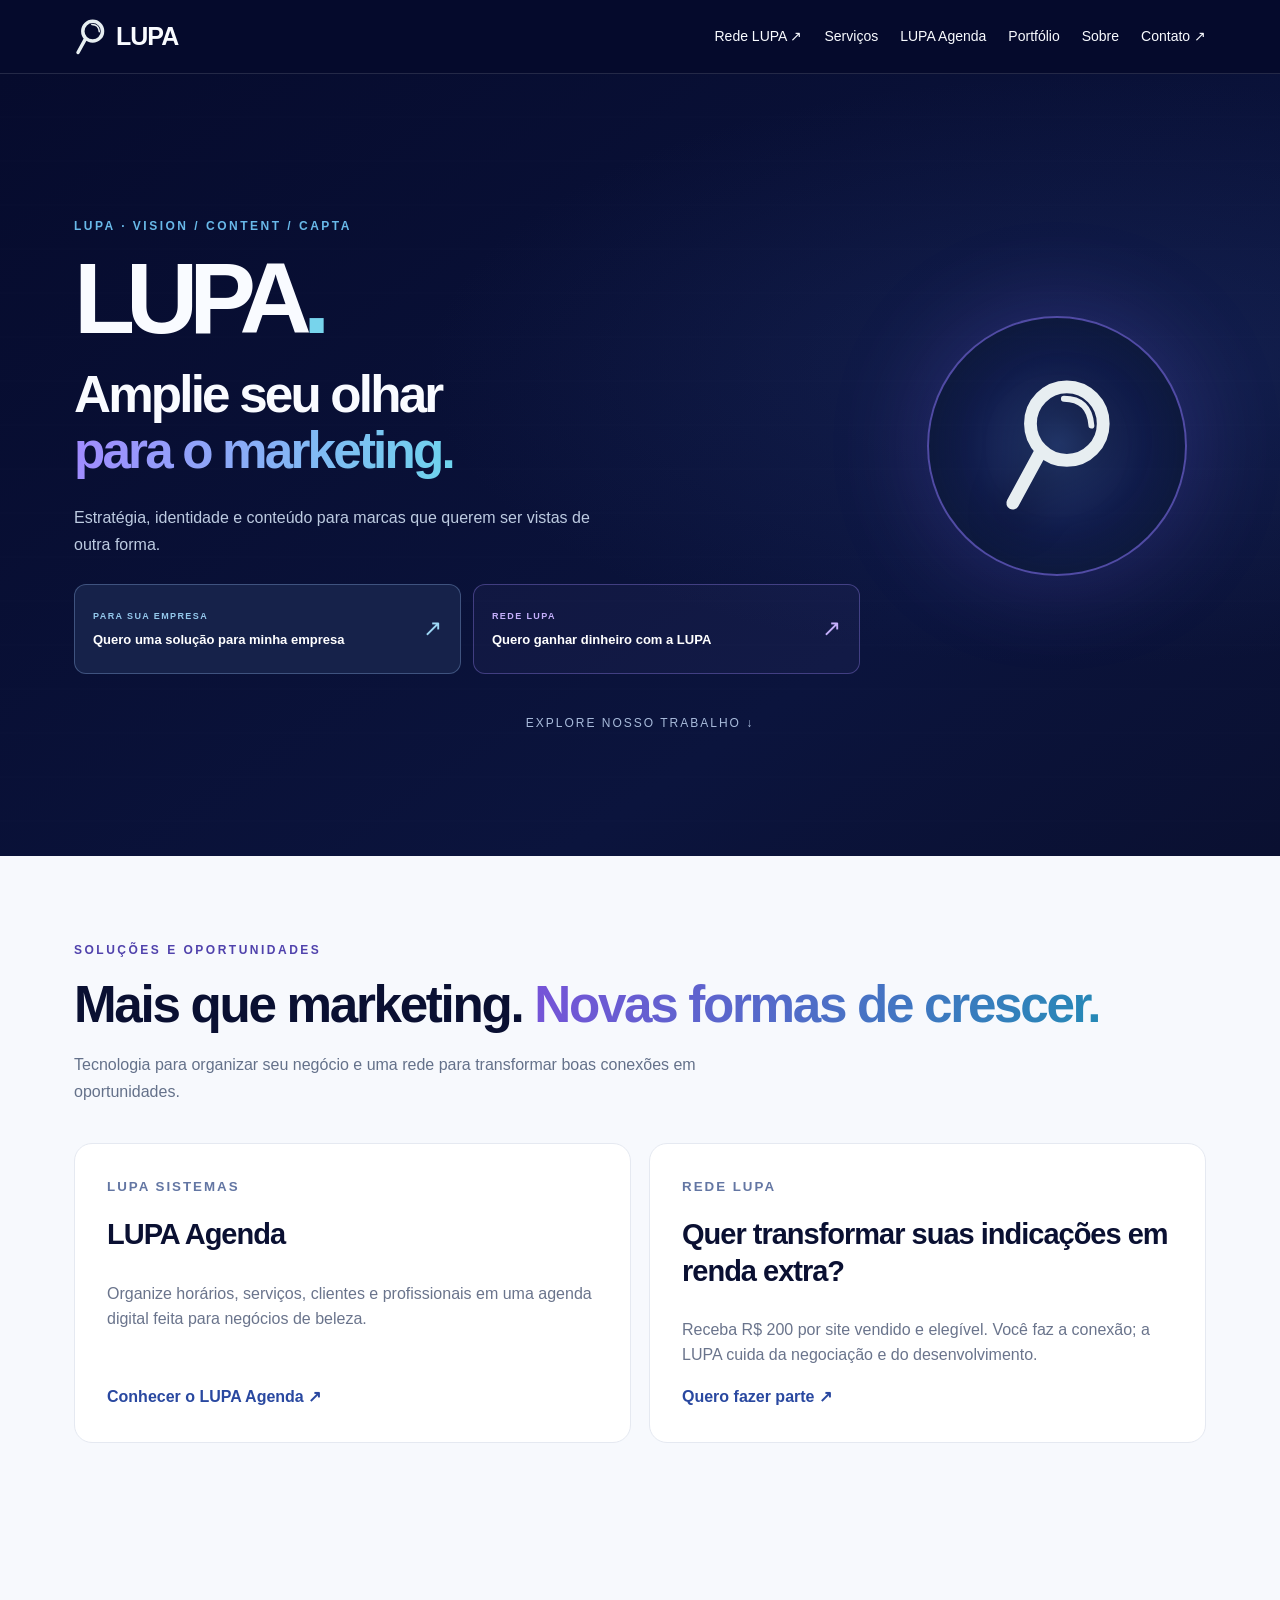
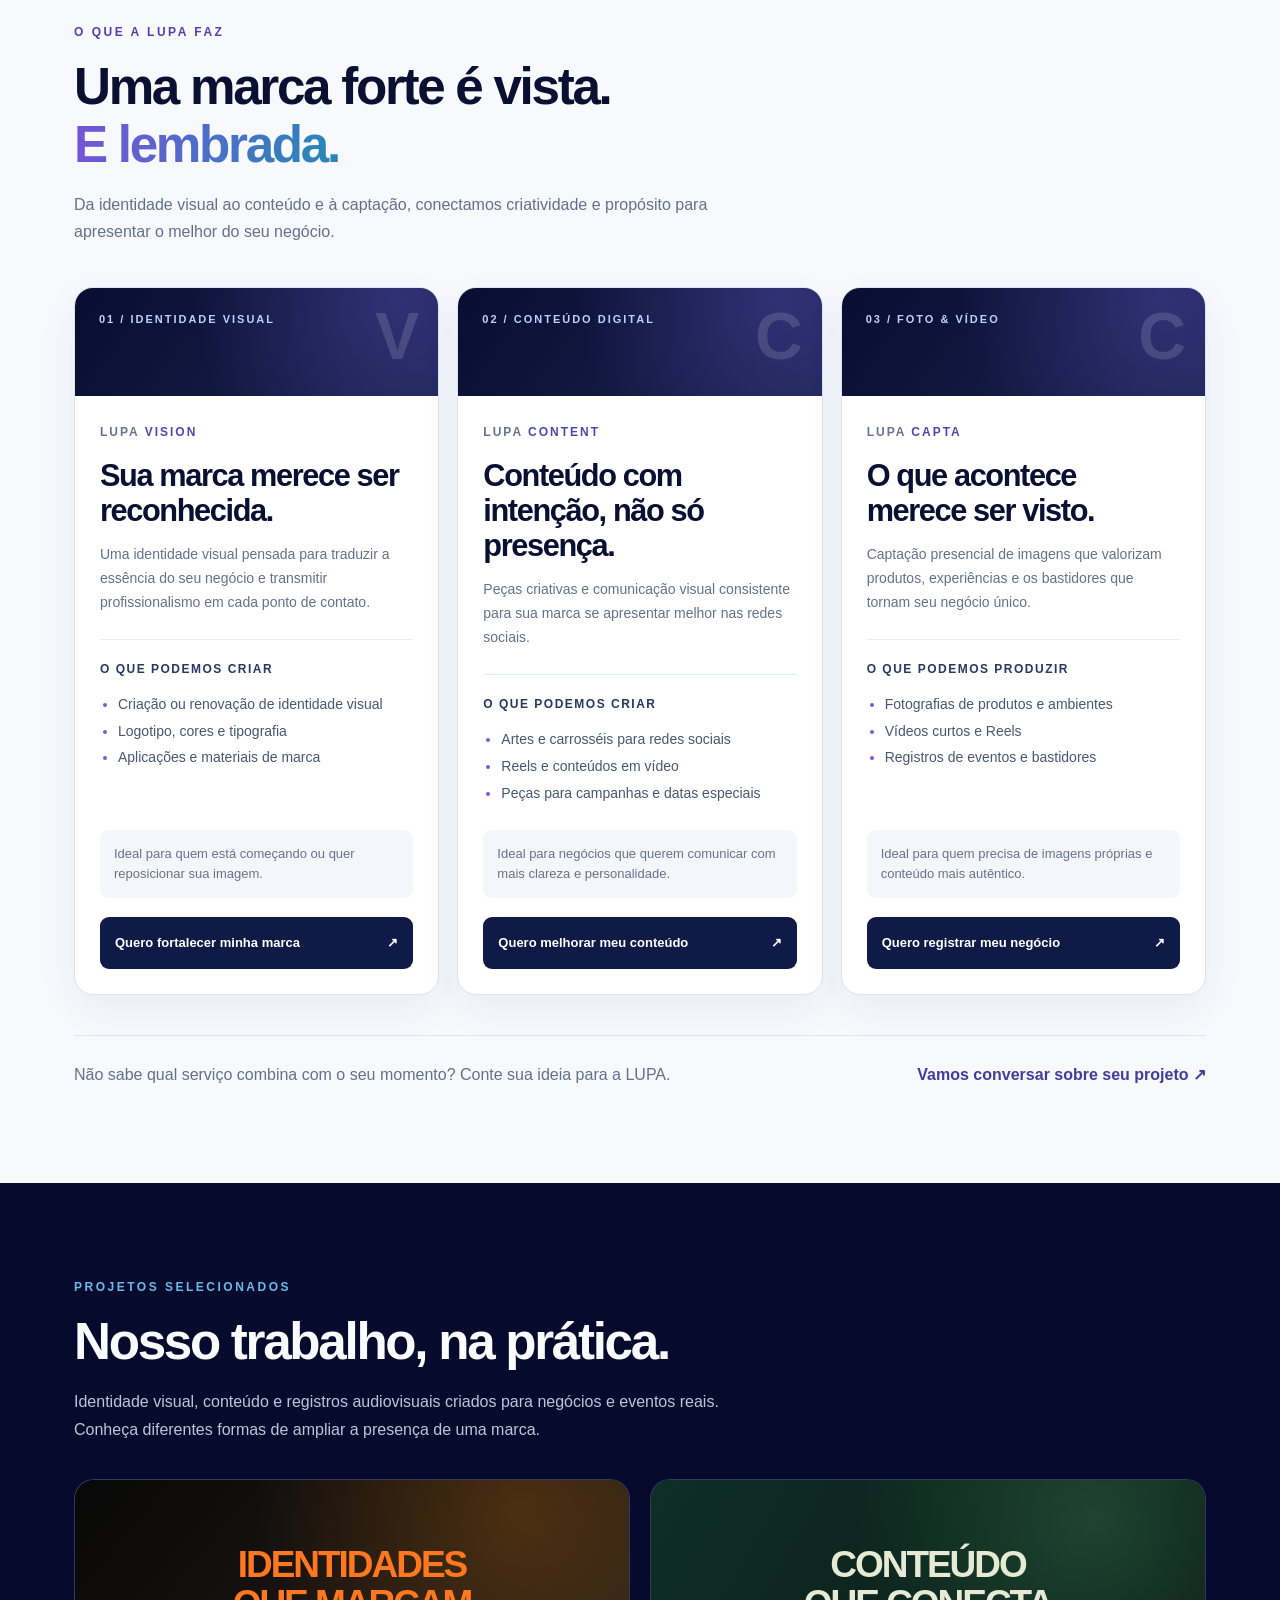
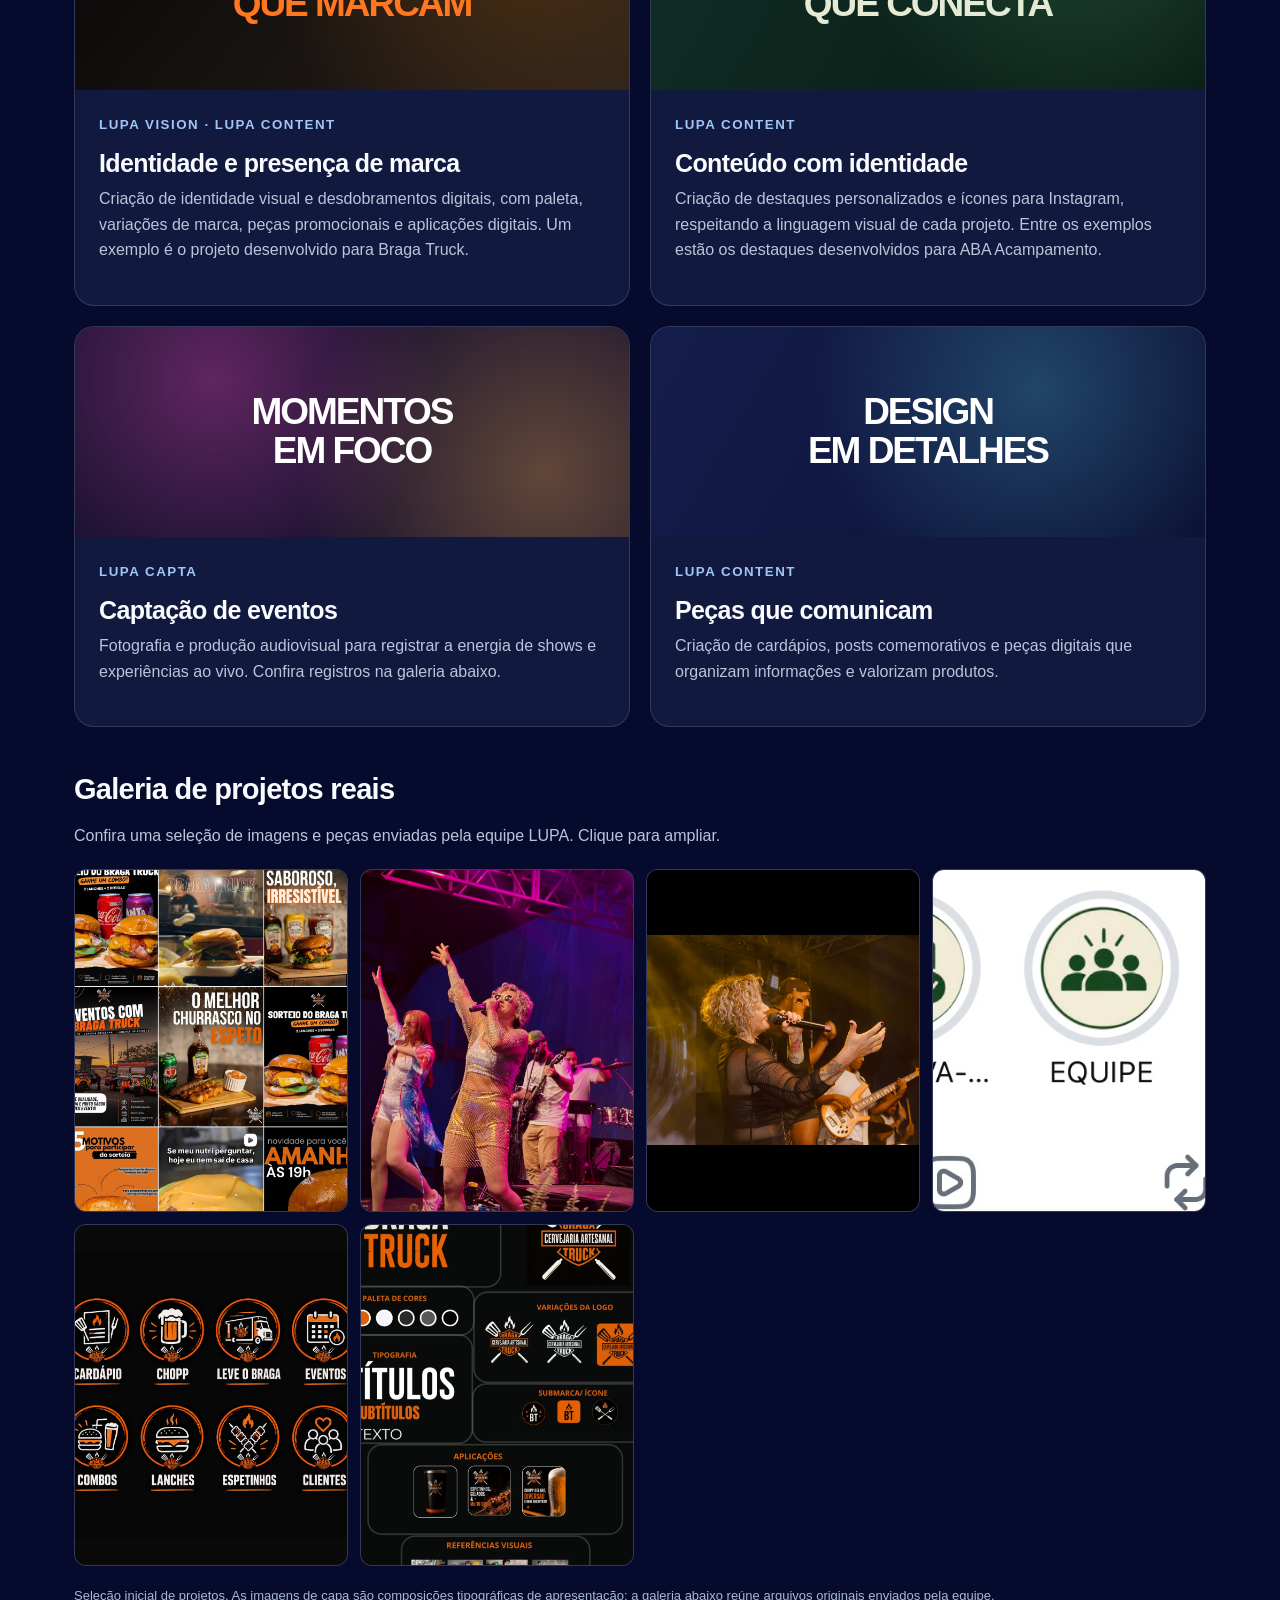
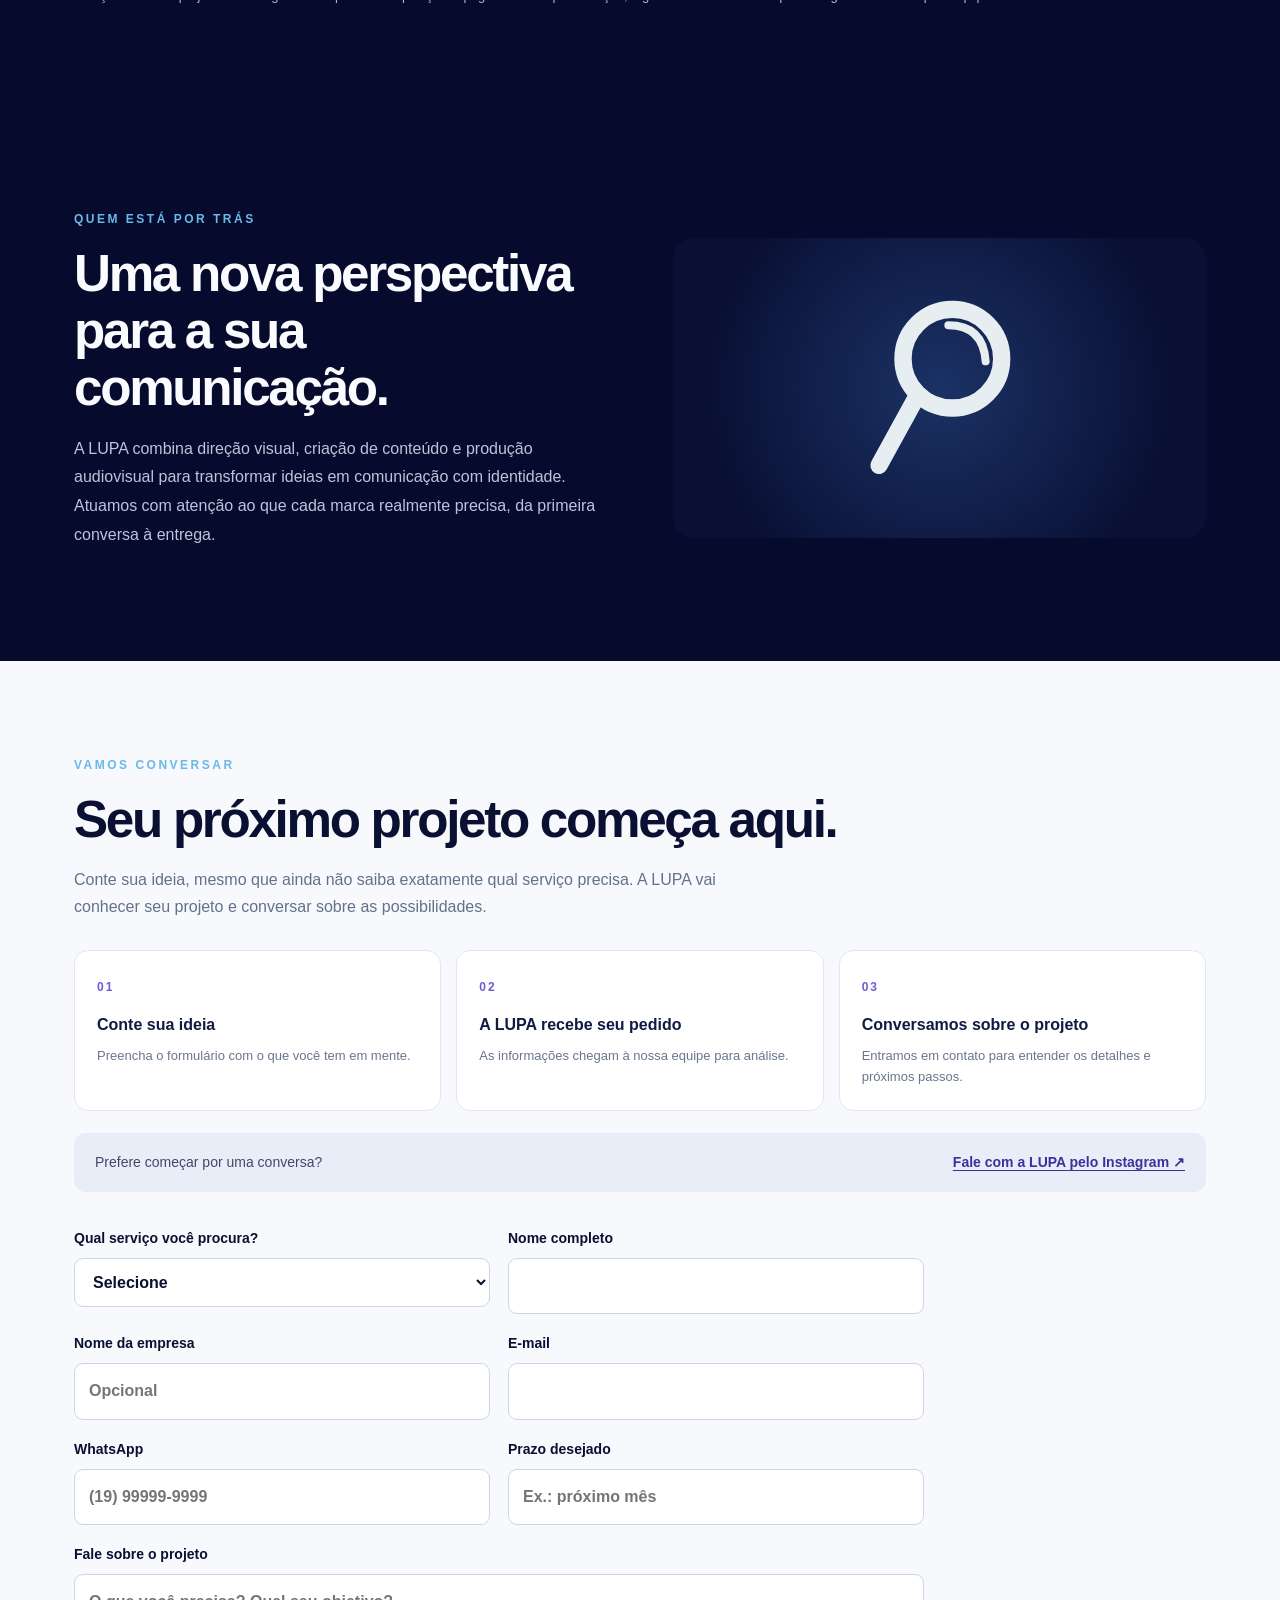
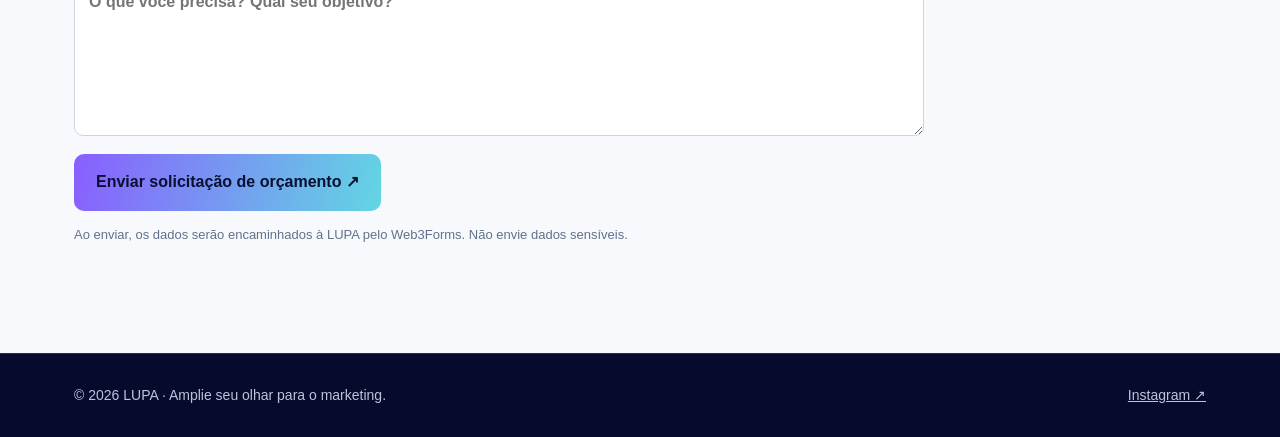
<file: index.html>
<!doctype html>
<html lang="pt-BR"><head><meta charset="utf-8"><meta name="viewport" content="width=device-width, initial-scale=1"><meta name="description" content="LUPA Marketing em Limeira e região: identidade visual, criação de conteúdo para redes sociais, fotografia e vídeo. Conheça LUPA Vision, Content e Capta."><meta name="robots" content="index, follow, max-image-preview:large"><meta name="theme-color" content="#060b2d"><link rel="canonical" href="https://lupamarketingbr-coder.github.io/site-lupa/"><link rel="icon" type="image/svg+xml" href="assets/simbolo-lupa.svg"><meta property="og:type" content="website"><meta property="og:locale" content="pt_BR"><meta property="og:site_name" content="LUPA Marketing"><meta property="og:title" content="LUPA Marketing | Amplie seu olhar para o marketing"><meta property="og:description" content="Identidade visual, conteúdo para redes sociais e captação de foto e vídeo para marcas que querem se destacar."><meta property="og:url" content="https://lupamarketingbr-coder.github.io/site-lupa/"><meta name="twitter:card" content="summary"><meta name="twitter:title" content="LUPA Marketing | Amplie seu olhar para o marketing"><meta name="twitter:description" content="Conheça LUPA Vision, Content e Capta: identidade visual, conteúdo e audiovisual."><script type="application/ld+json">{"@context":"https://schema.org","@type":"Organization","name":"LUPA Marketing","url":"https://lupamarketingbr-coder.github.io/site-lupa/","description":"Agência criativa de identidade visual, conteúdo digital e captação de fotografia e vídeo em Limeira e região.","sameAs":["https://www.instagram.com/lupamarketing_/"],"areaServed":{"@type":"Place","name":"Limeira e região, São Paulo, Brasil"}}</script><title>LUPA Marketing em Limeira | Identidade Visual, Conteúdo e Vídeo</title><style>
:root{--navy:#060b2d;--blue:#69b9e9;--white:#f9fbff;--muted:#b9c6da}*{box-sizing:border-box}html{scroll-behavior:smooth}body{margin:0;font-family:Inter,Arial,sans-serif;background:var(--navy);color:white}a{color:inherit;text-decoration:none}button,input,textarea,select{font:inherit}header{position:sticky;top:0;z-index:5;background:#060b2df0;backdrop-filter:blur(15px);border-bottom:1px solid #ffffff18}.nav{max-width:1180px;margin:auto;padding:18px 24px;display:flex;align-items:center;justify-content:space-between;gap:24px}.brand{display:flex;align-items:center;gap:10px;font-size:25px;font-weight:900;letter-spacing:-1px}.brand img{width:35px;height:42px;object-fit:contain}.navlinks{display:flex;gap:26px;align-items:center;font-size:14px}.navlinks a:hover{color:var(--blue)}.button{display:inline-flex;align-items:center;justify-content:center;background:linear-gradient(105deg,#895eff,#62d6e3);border:0;border-radius:9px;padding:14px 21px;font-weight:750;color:#060b2d;cursor:pointer}.button.outline{background:transparent;color:white;border:1px solid #8293b0}.wrap{max-width:1180px;margin:auto;padding:0 24px}.hero{min-height:690px;display:grid;grid-template-columns:1.15fr .85fr;gap:40px;align-items:center;padding-top:55px;padding-bottom:90px}.eyebrow{text-transform:uppercase;letter-spacing:3px;color:#9dbefa;font-size:12px;font-weight:800}.hero h1{font-size:clamp(45px,6vw,84px);line-height:1.04;letter-spacing:-.065em;margin:24px 0}.gradient{background:linear-gradient(100deg,#a18aff,#6ed5ed);-webkit-background-clip:text;background-clip:text;color:transparent}.lead{color:var(--muted);font-size:18px;line-height:1.75;max-width:570px}.actions{display:flex;gap:12px;flex-wrap:wrap;margin-top:30px}.orb{width:min(100%,410px);aspect-ratio:1;border-radius:50%;margin:auto;background:radial-gradient(circle at 50% 50%,#15235a,#080d35 65%);border:4px solid transparent;background-clip:padding-box;position:relative;display:grid;place-items:center;box-shadow:0 0 100px #6656ef2b}.orb:before{content:"";position:absolute;inset:-5px;border-radius:50%;background:linear-gradient(130deg,#8e5fff,#5ce0e1);z-index:-1}.orb img{width:53%;filter:drop-shadow(0 8px 18px #0005)}section{padding:95px 0}.light{background:#f7f9fd;color:#0a1032}.section-title{font-size:clamp(32px,4vw,55px);letter-spacing:-.045em;line-height:1.12;margin:15px 0 18px}.sub{color:#66718b;line-height:1.7;max-width:650px}.cards{display:grid;grid-template-columns:repeat(3,1fr);gap:18px;margin-top:38px}.card{background:white;border:1px solid #e5e9f1;border-radius:18px;padding:32px;min-height:260px;display:flex;flex-direction:column}.card small{font-weight:800;color:#6376a3;letter-spacing:2px}.card h3{font-size:29px;margin:18px 0 12px;letter-spacing:-1px}.card p{color:#6a748c;line-height:1.6}.card a{margin-top:auto;color:#2948a0;font-weight:750}.portfolio{border:1px solid #ffffff35;background:linear-gradient(120deg,#111a46,#0c1236);padding:44px;border-radius:20px;margin-top:30px}.portfolio p{color:var(--muted);line-height:1.7}.about{display:grid;grid-template-columns:1fr 1fr;gap:65px;align-items:center}.about p{line-height:1.8;color:#b9c6da}.about-visual{border-radius:22px;min-height:300px;background:radial-gradient(circle at 50% 50%,#1b3265,#0a1035 75%);display:grid;place-items:center}.about-visual img{height:200px}.quote{background:#f7f9fd;color:#0a1032}.formgrid{display:grid;grid-template-columns:1fr 1fr;gap:16px}.formgrid label{font-size:13px;font-weight:700;display:flex;flex-direction:column;gap:7px}.formgrid input,.formgrid select,.formgrid textarea{width:100%;border:1px solid #cdd5e2;background:white;padding:13px;border-radius:9px;color:#0a1032}.wide{grid-column:1/-1}.note{font-size:13px;color:#66718b}.formbox{max-width:850px;margin-top:35px}footer{padding:32px 24px;border-top:1px solid #ffffff20;color:#b9c6da}.foot{display:flex;justify-content:space-between;gap:20px;flex-wrap:wrap}.foot a{text-decoration:underline} @media(max-width:760px){.navlinks{gap:12px;font-size:12px}.navlinks a:nth-child(1),.navlinks a:nth-child(2){display:none}.hero{grid-template-columns:1fr;min-height:auto;padding-top:55px}.orb{max-width:270px}.cards,.about{grid-template-columns:1fr}.about{gap:30px}.formgrid{grid-template-columns:1fr}.hero h1{font-size:48px}section{padding:65px 0}.portfolio{padding:26px}} 
.portfolio-intro{color:#b9c6da;max-width:690px;line-height:1.7}.work-grid{display:grid;grid-template-columns:repeat(2,minmax(0,1fr));gap:20px;margin-top:36px}.work-card{background:#11193e;border:1px solid #ffffff24;border-radius:20px;overflow:hidden;display:flex;flex-direction:column}.work-art{min-height:210px;display:flex;align-items:center;justify-content:center;padding:32px;position:relative;overflow:hidden}.work-art span{position:relative;z-index:1;font-size:clamp(23px,3vw,37px);font-weight:900;letter-spacing:-.055em;text-align:center;line-height:1.05}.work-art.orange{background:radial-gradient(circle at 80% 15%,#ff8a0035,transparent 55%),linear-gradient(130deg,#080808,#29201b);color:#ff781f}.work-art.green{background:radial-gradient(circle at 80% 20%,#6fcf8d35,transparent 50%),linear-gradient(120deg,#102e26,#071912);color:#e5ead4}.work-art.stage{background:radial-gradient(circle at 25% 25%,#ef4fc255,transparent 50%),radial-gradient(circle at 85% 70%,#f6b24d55,transparent 50%),#17112e;color:#fff}.work-art.blue{background:radial-gradient(circle at 70% 30%,#59d5eb40,transparent 55%),linear-gradient(120deg,#151d4c,#0a1032);color:#fff}.work-info{padding:24px;flex:1;display:flex;flex-direction:column}.work-info small{color:#9fc5fa;letter-spacing:1.5px;font-weight:800}.work-info h3{font-size:25px;margin:12px 0 7px}.work-info p{color:#b9c6da;line-height:1.6;margin:0 0 18px}.work-links{display:flex;flex-wrap:wrap;gap:14px;margin-top:auto}.work-links a{color:#9edaf9;font-weight:700;font-size:14px;text-decoration:underline;text-underline-offset:4px}.work-note{color:#a9b8d1;font-size:13px;line-height:1.6;margin-top:20px}@media(max-width:700px){.work-grid{grid-template-columns:1fr}.work-art{min-height:185px}}.work-gallery{margin-top:44px}.work-gallery h3{font-size:29px;margin-bottom:8px}.work-gallery p{color:#b9c6da;line-height:1.6}.work-gallery-grid{display:grid;grid-template-columns:repeat(4,minmax(0,1fr));gap:12px;margin-top:20px}.work-gallery-grid a{display:block;aspect-ratio:4/5;background:#141b3e;border:1px solid #ffffff22;border-radius:12px;overflow:hidden}.work-gallery-grid img{width:100%;height:100%;object-fit:cover;transition:transform .2s}.work-gallery-grid a:hover img{transform:scale(1.04)}@media(max-width:700px){.work-gallery-grid{grid-template-columns:repeat(2,minmax(0,1fr))}}.hero-cover{position:relative;min-height:calc(100svh - 80px);min-height:max(650px,calc(100svh - 80px));display:flex;flex-direction:column;justify-content:center;overflow:hidden;background:radial-gradient(ellipse at 85% 38%,#273b7850,transparent 43%),linear-gradient(145deg,#060b2d,#0b143d 70%,#0a1031)}.hero-cover:after{content:"";position:absolute;inset:0;pointer-events:none;background:linear-gradient(transparent 96%,#ffffff09 97%);background-size:100% 44px;opacity:.17}.hero-cover-inner{display:grid;grid-template-columns:1.15fr .85fr;gap:38px;align-items:center;width:100%;padding-top:85px;padding-bottom:85px}.hero-cover-copy{position:relative;z-index:1}.hero-cover-brand{font-size:clamp(70px,11vw,156px);line-height:.9;font-weight:900;letter-spacing:-.09em;margin:20px 0 34px}.hero-cover-dot{color:#77d4ec}.hero-cover h1{font-size:clamp(36px,4.5vw,68px);letter-spacing:-.055em;line-height:1.1;margin:0 0 24px}.hero-cover-copy>p{color:#bdcbe1;font-size:18px;line-height:1.7;max-width:510px}.hero-cover-symbol{display:grid;place-items:center}.hero-cover-halo{width:min(100%,410px);aspect-ratio:1;border-radius:50%;display:grid;place-items:center;border:2px solid #8b7aff8c;background:radial-gradient(circle,#263d77 0%,#101a48 50%,#0a1135 73%);box-shadow:0 0 100px #8067ff38, inset 0 0 65px #5cc9eb14}.hero-cover-halo img{width:58%;height:58%;object-fit:contain;filter:drop-shadow(0 14px 20px #0007)}.hero-cover-scroll{position:relative;z-index:1;align-self:center;font-size:12px;letter-spacing:2px;text-transform:uppercase;color:#a8bbdb;padding:0 16px 27px}.hero-cover-scroll:hover{color:#fff}@media(max-width:780px){.hero-cover{min-height:calc(100svh - 72px)}.hero-cover-inner{grid-template-columns:1fr;padding-top:65px;padding-bottom:30px;gap:22px}.hero-cover-brand{font-size:clamp(78px,19vw,130px);margin:15px 0 25px}.hero-cover h1{font-size:clamp(38px,8vw,58px)}.hero-cover-symbol{grid-row:1}.hero-cover-halo{width:104px;box-shadow:0 0 35px #8067ff25}.hero-cover-halo img{width:49%;height:49%}.hero-cover-copy>p{font-size:16px}.hero-cover-scroll{padding-bottom:22px}}.work-gallery-grid .portfolio-profile-crop{display:block;position:relative;aspect-ratio:4/5;background:#141b3e;border:1px solid #ffffff22;border-radius:12px;overflow:hidden}.work-gallery-grid .portfolio-profile-crop img{position:absolute;top:0;left:0;width:100%;height:145%;object-fit:cover;object-position:top;transition:none}.work-gallery-grid .portfolio-profile-crop:hover img{transform:none}/* Refinamento mobile e galeria: priorizar as artes, sem molduras de captura */.work-gallery-grid a img{object-fit:cover;object-position:center;transform:scale(1.16)}.work-gallery-grid a:hover img{transform:scale(1.2)}@media(max-width:780px){.hero-cover-symbol{display:none!important}.hero-cover-inner{display:block;padding-top:72px;padding-bottom:72px}.hero-cover-brand{font-size:clamp(68px,17vw,104px);margin:18px 0 28px}.hero-cover{min-height:calc(100svh - 72px)}.hero-cover-copy{max-width:100%}}.services-premium{background:#f5f7fc}.services-premium .section-title{max-width:850px}.services-accent{background:linear-gradient(110deg,#7753d8,#2589b6);-webkit-background-clip:text;background-clip:text;color:transparent}.services-premium-grid{display:grid;grid-template-columns:repeat(3,minmax(0,1fr));gap:18px;margin-top:42px}.service-premium-card{display:flex;flex-direction:column;min-width:0;overflow:hidden;border:1px solid #dce3f0;border-radius:19px;background:#fff;box-shadow:0 14px 38px #1c2b5910;transition:transform .2s,box-shadow .2s}.service-premium-card:hover{transform:translateY(-4px);box-shadow:0 20px 42px #1c2b5920}.service-premium-top{min-height:108px;display:flex;align-items:flex-start;justify-content:space-between;gap:12px;padding:22px 24px;background:radial-gradient(circle at 88% 8%,#6755c957,transparent 60%),linear-gradient(125deg,#080e30,#182451);color:#bcd1ff}.service-premium-top>span:first-child{font-size:11px;letter-spacing:2px;font-weight:800}.service-premium-mark{font-size:66px;font-weight:900;line-height:.8;color:#ffffff24;letter-spacing:-5px}.service-premium-body{padding:27px 25px 25px;display:flex;flex-direction:column;flex:1}.service-premium-name{font-size:12px;font-weight:700;letter-spacing:2px;color:#667391}.service-premium-name strong{color:#4f48ac}.service-premium-body h3{font-size:clamp(24px,2.4vw,31px);line-height:1.14;letter-spacing:-.045em;margin:15px 0}.service-premium-body p{color:#64718a;line-height:1.7;font-size:14px;margin:0}.service-premium-divider{height:1px;background:#e5eaf3;margin:24px 0 20px}.service-premium-body h4{font-size:12px;letter-spacing:1.5px;text-transform:uppercase;margin:0 0 12px;color:#283960}.service-premium-body ul{padding-left:18px;margin:0 0 24px;color:#485772;font-size:14px;line-height:1.9}.service-premium-body li::marker{color:#775bd8}.service-premium-fit{color:#67738c;background:#f4f6fc;border-radius:9px;padding:14px;font-size:13px;line-height:1.55;margin-top:auto}.service-premium-body>a{display:flex;align-items:center;justify-content:space-between;gap:10px;background:#101a47;color:#fff;border-radius:9px;margin-top:19px;padding:15px;font-size:13px;font-weight:800;transition:background .2s}.service-premium-body>a:hover{background:#443c9c}.services-premium-footer{display:flex;align-items:center;justify-content:space-between;gap:22px;border-top:1px solid #dce3f0;margin-top:40px;padding-top:26px}.services-premium-footer p{margin:0;color:#64718a;line-height:1.6}.services-premium-footer a{font-weight:800;color:#443c9c;white-space:nowrap}@media(max-width:950px){.services-premium-grid{grid-template-columns:1fr;max-width:630px;margin-left:auto;margin-right:auto}.service-premium-top{min-height:82px}.service-premium-body h3{font-size:29px}.services-premium-footer{flex-direction:column;align-items:flex-start}.services-premium-footer a{white-space:normal}}@media(max-width:480px){.service-premium-body{padding:23px 20px}.service-premium-top{padding:20px}.service-premium-body h3{font-size:27px}.services-premium-grid{margin-top:28px}}.contact-steps{display:grid;grid-template-columns:repeat(3,minmax(0,1fr));gap:15px;margin-top:30px}.contact-steps>div{background:#fff;border:1px solid #e1e6f1;border-radius:14px;padding:22px}.contact-steps span{font-size:12px;font-weight:900;letter-spacing:2px;color:#6d5dd6}.contact-steps strong{display:block;font-size:16px;margin-top:12px;color:#111a42}.contact-steps p{font-size:13px;line-height:1.6;color:#69768c;margin:8px 0 0}.contact-alternative{display:flex;align-items:center;justify-content:space-between;gap:15px;margin:22px 0 0;padding:18px 21px;border-radius:12px;background:#e9edf8;color:#3e4a69;font-size:14px}.contact-alternative a{font-weight:800;color:#37339b;text-decoration:underline;text-underline-offset:3px}@media(max-width:700px){.contact-steps{grid-template-columns:1fr}.contact-steps>div{padding:17px}.contact-alternative{align-items:flex-start;flex-direction:column}}.mobile-menu{display:none}section[id]{scroll-margin-top:78px}@media(max-width:760px){.nav{padding:12px 18px;min-height:65px}.brand{font-size:23px}.brand img{width:29px;height:36px}.navlinks{display:none}.mobile-menu{display:block;position:relative}.mobile-menu summary{list-style:none;display:flex;align-items:center;gap:9px;cursor:pointer;color:#fff;font-size:13px;font-weight:800;border:1px solid #ffffff35;border-radius:9px;padding:10px 12px;min-height:44px}.mobile-menu summary::-webkit-details-marker{display:none}.mobile-menu summary span{font-size:17px}.mobile-menu-links{position:absolute;right:0;top:calc(100% + 12px);width:min(275px,calc(100vw - 36px));background:#111a43;border:1px solid #ffffff30;border-radius:14px;padding:9px;box-shadow:0 15px 35px #0006;display:flex;flex-direction:column;z-index:15}.mobile-menu-links a{display:block;padding:13px 12px;font-size:14px;border-radius:8px;color:#f4f6ff}.mobile-menu-links a:hover{background:#ffffff14}section[id]{scroll-margin-top:66px}.hero-cover{min-height:calc(100svh - 65px)}.hero-cover-inner{padding-top:56px;padding-bottom:44px}.hero-cover-brand{font-size:clamp(66px,17vw,100px);margin:16px 0 24px}.hero-cover h1{font-size:clamp(35px,8.5vw,51px);overflow-wrap:normal}.hero-cover .actions{gap:11px}.hero-cover .actions .button{min-height:48px;text-align:center}.hero-cover-scroll{padding-bottom:17px}.work-gallery-grid{gap:10px}.work-gallery-grid a{border-radius:9px}.formgrid input,.formgrid select,.formgrid textarea{font-size:16px;min-height:48px}.formgrid textarea{min-height:120px}.formgrid button[type=submit]{width:100%;min-height:50px}.section-title{overflow-wrap:break-word}}@media(max-width:390px){.hero-cover .actions{flex-direction:column;align-items:stretch}.hero-cover .actions .button{width:100%}.hero-cover-brand{font-size:clamp(60px,16vw,72px)}.work-info{padding:20px}.work-gallery-grid{gap:8px}}</style><link rel="stylesheet" href="assets/site.css?v=20261113"><script src="assets/site.js?v=20261113" defer></script><style>
/* Compact introduction with equal paths for businesses and partners. */
.hero-cover{min-height:0}.hero-cover-inner{padding-top:48px;padding-bottom:40px;grid-template-columns:1.45fr .55fr;gap:48px}.hero-cover-brand{font-size:clamp(64px,8vw,100px);margin:16px 0 24px}.hero-cover h1{font-size:clamp(36px,4vw,54px)}.hero-cover-copy>p{font-size:16px;max-width:540px}.hero-cover-halo{width:min(100%,260px)}
.home-paths{display:grid;grid-template-columns:1fr 1fr;gap:12px;margin-top:26px}.home-path{display:flex;align-items:center;justify-content:space-between;gap:14px;min-height:90px;padding:16px 18px;border:1px solid #8db4e557;border-radius:12px;background:#16224a;transition:background .15s,border-color .15s}.home-path:hover{background:#202c59;border-color:#91c9ee}.home-path small{display:block;color:#95c9ed;font-size:9px;letter-spacing:1.4px;font-weight:800;margin-bottom:7px}.home-path strong{display:block;color:#fff;font-size:13px;line-height:1.45;font-weight:650}.home-path-arrow{font-size:23px;color:#9ed8f6;flex-shrink:0}.home-path-partner{background:#a18aff0c;border-color:#a18aff55}.home-path-partner:hover{background:#a18aff1c;border-color:#b6a0ef}.home-path-partner small,.home-path-partner .home-path-arrow{color:#c5b0fc}.home-path:focus-visible{outline:3px solid #69b9e9;outline-offset:4px}
@media(max-width:760px){.hero-cover{min-height:0}.hero-cover-inner{display:block;padding-top:34px;padding-bottom:26px}.hero-cover-brand{font-size:64px;margin:14px 0 22px}.hero-cover h1{font-size:36px}.hero-cover-copy>p{font-size:15px}.home-paths{grid-template-columns:1fr;gap:10px;margin-top:22px}.home-path{min-height:72px;padding:13px 16px}.home-path small{font-size:8px;margin-bottom:4px}.home-path strong{font-size:13px}.hero-cover-scroll{font-size:10px;padding-bottom:20px}}
@media(prefers-reduced-motion:reduce){.home-path{transition:none}}
</style></head><body>
<a class="skip" href="#conteudo">Pular para o conteúdo</a><header><nav class="nav" aria-label="Principal"><a class="brand" href="./"><img src="assets/simbolo-lupa.svg" alt="Símbolo LUPA">LUPA</a><div class="navlinks"><a href="rede-lupa.html">Rede LUPA ↗</a><a href="./#servicos">Serviços</a><a href="lupa-agenda.html">LUPA Agenda</a><a href="./#portfolio">Portfólio</a><a href="./#sobre">Sobre</a><a href="./#orcamento">Contato ↗</a></div><details class="mobile-menu"><summary>Menu ☰</summary><div class="mobile-menu-links"><a href="rede-lupa.html">Rede LUPA · Seja parceiro ↗</a><a href="./#servicos">Serviços</a><a href="lupa-agenda.html">LUPA Agenda</a><a href="rede-lupa.html">Rede LUPA</a><a href="./#portfolio">Portfólio</a><a href="./#sobre">Sobre</a><a href="./#orcamento">Contato ↗</a></div></details></nav></header><main id="conteudo"><section id="inicio" class="hero-cover"><div class="wrap hero-cover-inner"><div class="hero-cover-copy"><div class="eyebrow">LUPA · VISION / CONTENT / CAPTA</div><div class="hero-cover-brand">LUPA<span class="hero-cover-dot">.</span></div><h1>Amplie seu olhar<br><span class="gradient">para o marketing.</span></h1><p>Estratégia, identidade e conteúdo para marcas que querem ser vistas de outra forma.</p><nav class="home-paths" aria-label="Como podemos ajudar?"><a class="home-path" href="#servicos"><span><small>PARA SUA EMPRESA</small><strong>Quero uma solução para minha empresa</strong></span><span class="home-path-arrow" aria-hidden="true">↗</span></a><a class="home-path home-path-partner" href="rede-lupa.html"><span><small>REDE LUPA</small><strong>Quero ganhar dinheiro com a LUPA</strong></span><span class="home-path-arrow" aria-hidden="true">↗</span></a></nav></div><div class="hero-cover-symbol" aria-hidden="true"><div class="hero-cover-halo"><img src="assets/simbolo-lupa.svg" alt=""></div></div></div><a class="hero-cover-scroll" href="#servicos">Explore nosso trabalho ↓</a></section>
<section id="solucoes-lupa" class="light" style="padding:85px 0"><div class="wrap"><div class="eyebrow">SOLUÇÕES E OPORTUNIDADES</div><h2 class="section-title">Mais que marketing. <span class="services-accent">Novas formas de crescer.</span></h2><p class="sub">Tecnologia para organizar seu negócio e uma rede para transformar boas conexões em oportunidades.</p><div class="cards" style="grid-template-columns:repeat(auto-fit,minmax(260px,1fr))"><article class="card"><small>LUPA SISTEMAS</small><h3>LUPA Agenda</h3><p>Organize horários, serviços, clientes e profissionais em uma agenda digital feita para negócios de beleza.</p><a href="lupa-agenda.html">Conhecer o LUPA Agenda ↗</a></article><article class="card"><small>REDE LUPA</small><h3>Quer transformar suas indicações em renda extra?</h3><p>Receba R$ 200 por site vendido e elegível. Você faz a conexão; a LUPA cuida da negociação e do desenvolvimento.</p><a href="rede-lupa.html">Quero fazer parte ↗</a></article></div></div></section><section id="servicos" class="light services-premium"><div class="wrap"><div class="eyebrow">O que a LUPA faz</div><h2 class="section-title">Uma marca forte é vista.<br><span class="services-accent">E lembrada.</span></h2><p class="sub">Da identidade visual ao conteúdo e à captação, conectamos criatividade e propósito para apresentar o melhor do seu negócio.</p><div class="services-premium-grid"><article class="service-premium-card"><div class="service-premium-top"><span>01 / IDENTIDADE VISUAL</span><span class="service-premium-mark">V</span></div><div class="service-premium-body"><div class="service-premium-name">LUPA <strong>VISION</strong></div><h3>Sua marca merece ser reconhecida.</h3><p>Uma identidade visual pensada para traduzir a essência do seu negócio e transmitir profissionalismo em cada ponto de contato.</p><div class="service-premium-divider"></div><h4>O que podemos criar</h4><ul><li>Criação ou renovação de identidade visual</li><li>Logotipo, cores e tipografia</li><li>Aplicações e materiais de marca</li></ul><div class="service-premium-fit">Ideal para quem está começando ou quer reposicionar sua imagem.</div><a href="#orcamento" data-service="Vision">Quero fortalecer minha marca <span aria-hidden="true">↗</span></a></div></article><article class="service-premium-card"><div class="service-premium-top"><span>02 / CONTEÚDO DIGITAL</span><span class="service-premium-mark">C</span></div><div class="service-premium-body"><div class="service-premium-name">LUPA <strong>CONTENT</strong></div><h3>Conteúdo com intenção, não só presença.</h3><p>Peças criativas e comunicação visual consistente para sua marca se apresentar melhor nas redes sociais.</p><div class="service-premium-divider"></div><h4>O que podemos criar</h4><ul><li>Artes e carrosséis para redes sociais</li><li>Reels e conteúdos em vídeo</li><li>Peças para campanhas e datas especiais</li></ul><div class="service-premium-fit">Ideal para negócios que querem comunicar com mais clareza e personalidade.</div><a href="#orcamento" data-service="Content">Quero melhorar meu conteúdo <span aria-hidden="true">↗</span></a></div></article><article class="service-premium-card"><div class="service-premium-top"><span>03 / FOTO &amp; VÍDEO</span><span class="service-premium-mark">C</span></div><div class="service-premium-body"><div class="service-premium-name">LUPA <strong>CAPTA</strong></div><h3>O que acontece merece ser visto.</h3><p>Captação presencial de imagens que valorizam produtos, experiências e os bastidores que tornam seu negócio único.</p><div class="service-premium-divider"></div><h4>O que podemos produzir</h4><ul><li>Fotografias de produtos e ambientes</li><li>Vídeos curtos e Reels</li><li>Registros de eventos e bastidores</li></ul><div class="service-premium-fit">Ideal para quem precisa de imagens próprias e conteúdo mais autêntico.</div><a href="#orcamento" data-service="Capta">Quero registrar meu negócio <span aria-hidden="true">↗</span></a></div></article></div><div class="services-premium-footer"><p>Não sabe qual serviço combina com o seu momento? Conte sua ideia para a LUPA.</p><a href="#orcamento">Vamos conversar sobre seu projeto ↗</a></div></div></section>
<section id="portfolio"><div class="wrap"><div class="eyebrow">Projetos selecionados</div><h2 class="section-title">Nosso trabalho, na prática.</h2><p class="portfolio-intro">Identidade visual, conteúdo e registros audiovisuais criados para negócios e eventos reais. Conheça diferentes formas de ampliar a presença de uma marca.</p><div class="work-grid"><article class="work-card"><div class="work-art orange"><span>IDENTIDADES<br>QUE MARCAM</span></div><div class="work-info"><small>LUPA VISION · LUPA CONTENT</small><h3>Identidade e presença de marca</h3><p>Criação de identidade visual e desdobramentos digitais, com paleta, variações de marca, peças promocionais e aplicações digitais. Um exemplo é o projeto desenvolvido para Braga Truck.</p></div></article><article class="work-card"><div class="work-art green"><span>CONTEÚDO<br>QUE CONECTA</span></div><div class="work-info"><small>LUPA CONTENT</small><h3>Conteúdo com identidade</h3><p>Criação de destaques personalizados e ícones para Instagram, respeitando a linguagem visual de cada projeto. Entre os exemplos estão os destaques desenvolvidos para ABA Acampamento.</p></div></article><article class="work-card"><div class="work-art stage"><span>MOMENTOS<br>EM FOCO</span></div><div class="work-info"><small>LUPA CAPTA</small><h3>Captação de eventos</h3><p>Fotografia e produção audiovisual para registrar a energia de shows e experiências ao vivo. Confira registros na galeria abaixo.</p></div></article><article class="work-card"><div class="work-art blue"><span>DESIGN<br>EM DETALHES</span></div><div class="work-info"><small>LUPA CONTENT</small><h3>Peças que comunicam</h3><p>Criação de cardápios, posts comemorativos e peças digitais que organizam informações e valorizam produtos.</p></div></article></div><div class="work-gallery"><h3>Galeria de projetos reais</h3><p>Confira uma seleção de imagens e peças enviadas pela equipe LUPA. Clique para ampliar.</p><div class="work-gallery-grid"><a href="20261107_000827000_iOS.png" target="_blank" rel="noopener noreferrer" aria-label="Ampliar imagem 3 do portfólio"><img src="20261107_000827000_iOS.png" alt="Imagem 3 do portfólio da LUPA" loading="lazy"></a><a href="20261107_001152000_iOS.png" target="_blank" rel="noopener noreferrer" aria-label="Ampliar imagem 4 do portfólio"><img src="20261107_001152000_iOS.png" alt="Imagem 4 do portfólio da LUPA" loading="lazy"></a><a href="20261107_001213000_iOS.png" target="_blank" rel="noopener noreferrer" aria-label="Ampliar imagem 5 do portfólio"><img src="20261107_001213000_iOS.png" alt="Imagem 5 do portfólio da LUPA" loading="lazy"></a><a href="20261107_001548000_iOS.jpg" target="_blank" rel="noopener noreferrer" aria-label="Ampliar imagem 6 do portfólio"><img src="20261107_001548000_iOS.jpg" alt="Imagem 6 do portfólio da LUPA" loading="lazy"></a><a href="20261107_001919000_iOS.png" target="_blank" rel="noopener noreferrer" aria-label="Ampliar imagem 7 do portfólio"><img src="20261107_001919000_iOS.png" alt="Imagem 7 do portfólio da LUPA" loading="lazy"></a><a href="20261107_001929000_iOS.png" target="_blank" rel="noopener noreferrer" aria-label="Ampliar imagem 8 do portfólio"><img src="20261107_001929000_iOS.png" alt="Imagem 8 do portfólio da LUPA" loading="lazy"></a></div></div><p class="work-note">Seleção inicial de projetos. As imagens de capa são composições tipográficas de apresentação; a galeria abaixo reúne arquivos originais enviados pela equipe.</p></div></section>
<section id="sobre"><div class="wrap about"><div><div class="eyebrow">Quem está por trás</div><h2 class="section-title">Uma nova perspectiva para a sua comunicação.</h2><p>A LUPA combina direção visual, criação de conteúdo e produção audiovisual para transformar ideias em comunicação com identidade. Atuamos com atenção ao que cada marca realmente precisa, da primeira conversa à entrega.</p></div><div class="about-visual"><img src="assets/simbolo-lupa.svg" alt="Símbolo da LUPA"></div></div></section>
<section id="orcamento" class="quote"><div class="wrap"><div class="eyebrow">Vamos conversar</div><h2 class="section-title">Seu próximo projeto começa aqui.</h2><p class="sub">Conte sua ideia, mesmo que ainda não saiba exatamente qual serviço precisa. A LUPA vai conhecer seu projeto e conversar sobre as possibilidades.</p><div class="contact-steps" aria-label="Como funciona o primeiro contato"><div><span>01</span><strong>Conte sua ideia</strong><p>Preencha o formulário com o que você tem em mente.</p></div><div><span>02</span><strong>A LUPA recebe seu pedido</strong><p>As informações chegam à nossa equipe para análise.</p></div><div><span>03</span><strong>Conversamos sobre o projeto</strong><p>Entramos em contato para entender os detalhes e próximos passos.</p></div></div><div class="contact-alternative"><span>Prefere começar por uma conversa?</span><a href="https://www.instagram.com/lupamarketing_/" target="_blank" rel="noopener noreferrer">Fale com a LUPA pelo Instagram ↗</a></div><div class="formbox"><div id="form-success" role="status" aria-live="polite" hidden style="background:#e9fff4;color:#0a4c37;border-radius:12px;padding:22px;margin:20px 0"><strong>Solicitação enviada com sucesso!</strong><p>Obrigado por entrar em contato com a LUPA. Recebemos seu pedido de orçamento e nossa equipe entrará em contato pelo e-mail ou WhatsApp informado.</p></div><div id="form-error" role="alert" hidden style="background:#fff0f0;color:#8c2222;border-radius:12px;padding:18px;margin:20px 0">Não foi possível confirmar o envio. Tente novamente em instantes.</div><form id="form" class="formgrid" action="https://api.web3forms.com/submit" method="POST"><input type="hidden" name="access_key" value="be40f302-0a38-4d81-be1d-0a4ae62095be"><input type="hidden" name="subject" value="Novo pedido de orçamento — Site LUPA"><input type="hidden" name="from_name" value="Site LUPA"><input type="checkbox" name="botcheck" style="display:none" tabindex="-1" autocomplete="off"><label>Qual serviço você procura?<select id="servico" name="Serviço" required><option value="">Selecione</option><option>Vision</option><option>Content</option><option>Capta</option><option>Sites</option><option>LUPA Agenda</option><option>Rede LUPA</option><option>Não tenho certeza</option></select></label><label>Nome completo<input id="nome" name="Nome" required autocomplete="name"></label><label>Nome da empresa<input id="empresa" name="Empresa" placeholder="Opcional"></label><label>E-mail<input id="email" name="email" type="email" required autocomplete="email"></label><label>WhatsApp<input id="telefone" name="WhatsApp" type="tel" required minlength="10" maxlength="25" autocomplete="tel" placeholder="(19) 99999-9999"></label><label>Prazo desejado<input id="prazo" name="Prazo" placeholder="Ex.: próximo mês"></label><label class="wide">Fale sobre o projeto<textarea id="descricao" name="Descrição do projeto" rows="5" required placeholder="O que você precisa? Qual seu objetivo?"></textarea></label><div class="wide"><button class="button" type="submit">Enviar solicitação de orçamento ↗</button><p class="note">Ao enviar, os dados serão encaminhados à LUPA pelo Web3Forms. Não envie dados sensíveis.</p></div></form></div></div></section></main>
<footer><div class="wrap foot"><span>© <span id="ano"></span> LUPA · Amplie seu olhar para o marketing.</span><a href="https://www.instagram.com/lupamarketing_/" target="_blank" rel="noopener noreferrer">Instagram ↗</a></div></footer>
<script>document.getElementById('ano').textContent=new Date().getFullYear();document.querySelectorAll('[data-service]').forEach(a=>a.addEventListener('click',()=>document.getElementById('servico').value=a.dataset.service));document.getElementById('form').addEventListener('submit',async function(e){e.preventDefault();const form=this;const button=form.querySelector('button[type="submit"]');const success=document.getElementById('form-success');const error=document.getElementById('form-error');success.hidden=true;error.hidden=true;button.disabled=true;button.textContent='Enviando...';try{const response=await fetch(form.action,{method:'POST',body:new FormData(form),headers:{Accept:'application/json'}});const data=await response.json();if(!response.ok||data.success!==true)throw new Error('Falha no envio');form.hidden=true;success.hidden=false;success.scrollIntoView({behavior:'smooth',block:'center'});}catch(err){error.hidden=false;error.scrollIntoView({behavior:'smooth',block:'center'});}finally{button.disabled=false;button.textContent='Enviar solicitação de orçamento ↗';}});</script></body></html>
</file>
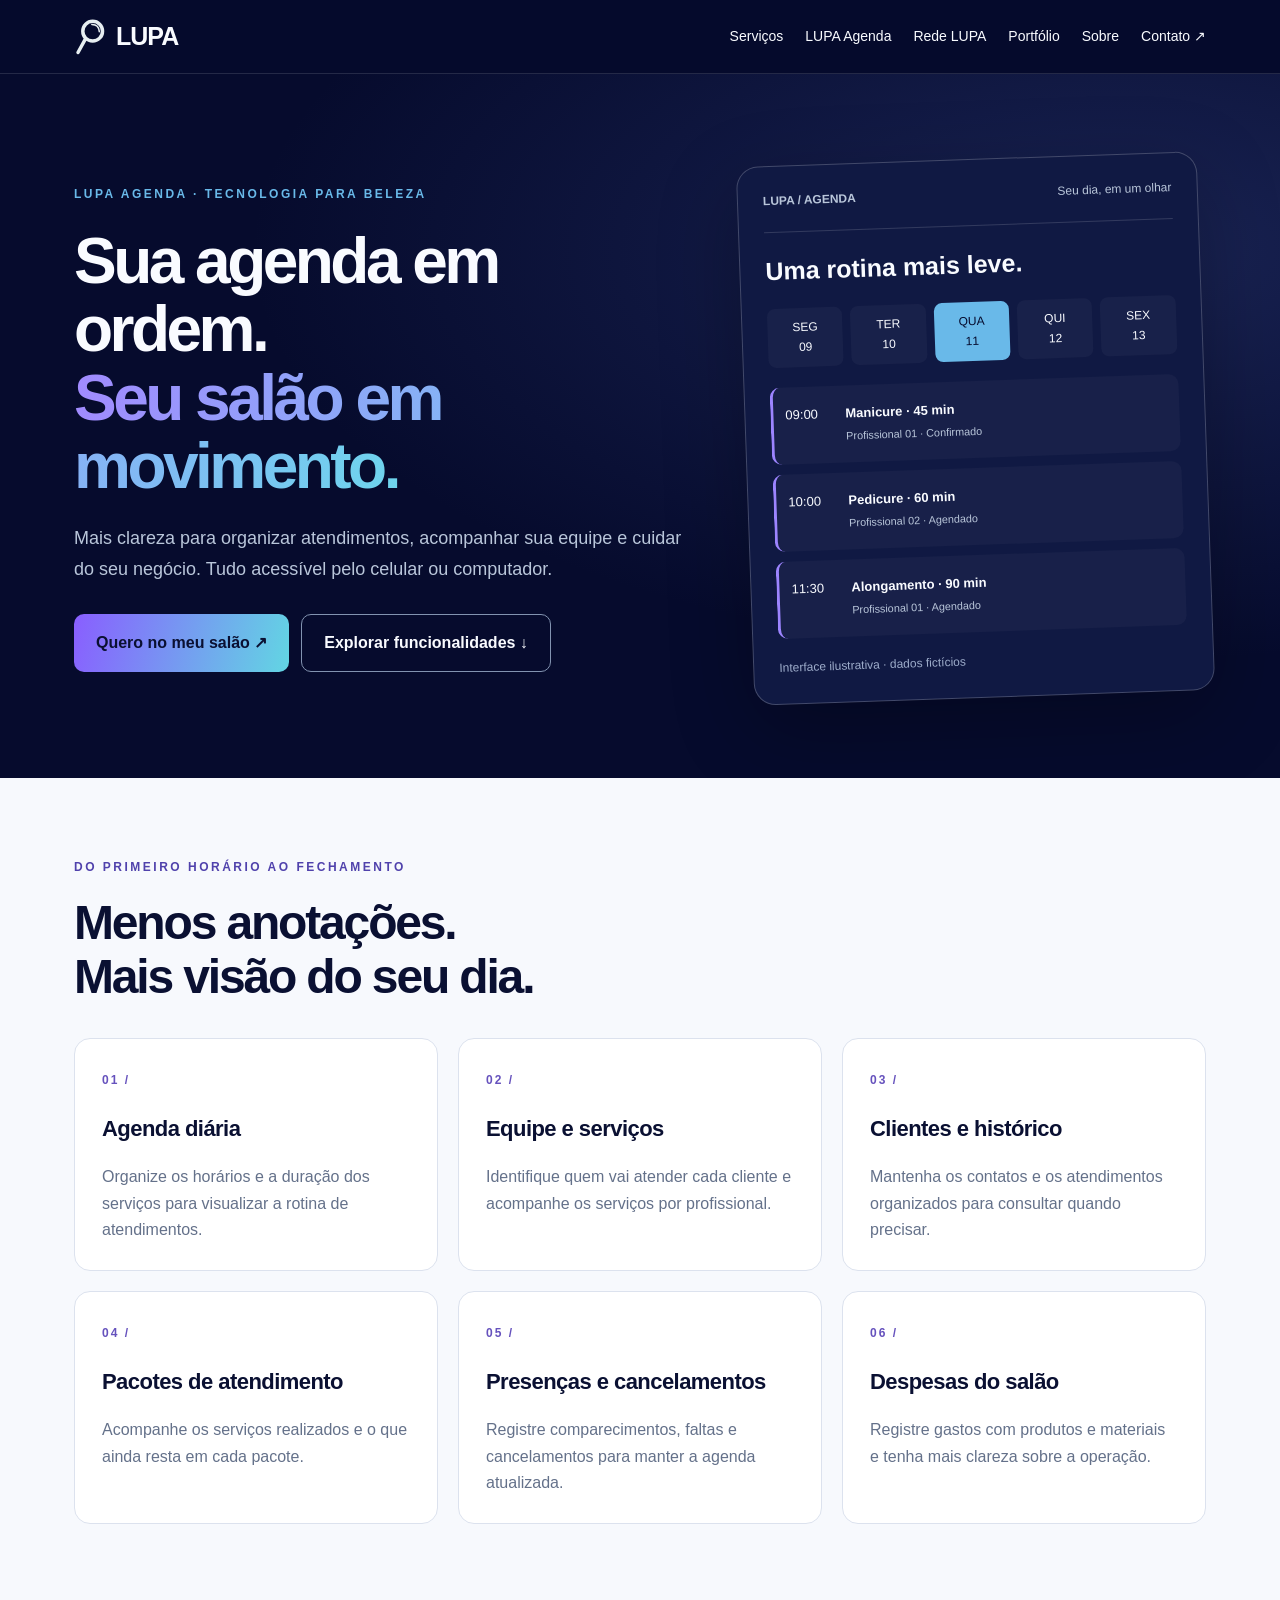
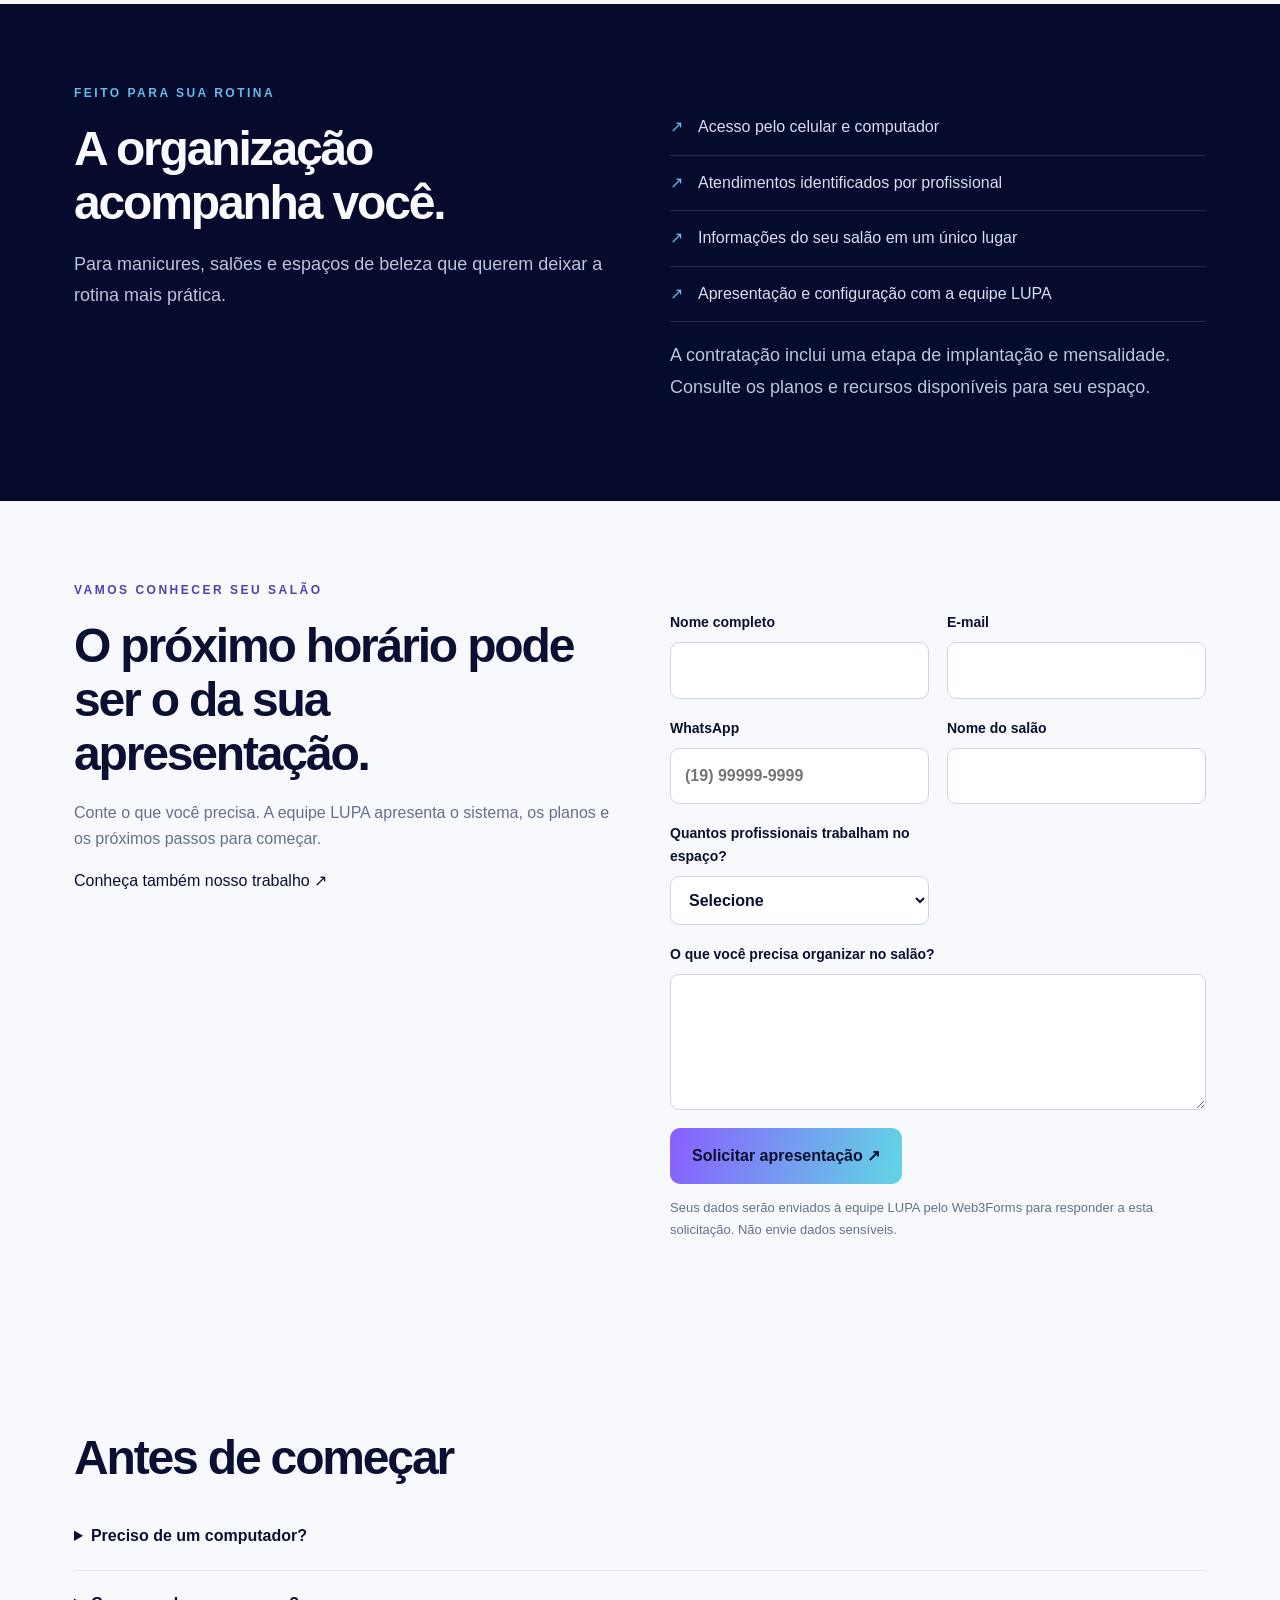
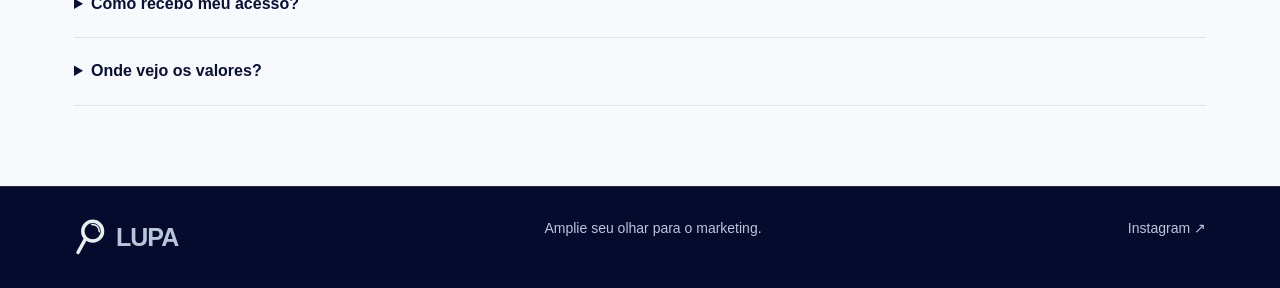
<file: lupa-agenda.html>
<!doctype html><html lang="pt-BR"><head><meta charset="utf-8"><meta name="viewport" content="width=device-width,initial-scale=1"><meta name="theme-color" content="#060b2d"><title>LUPA Agenda | Mais controle para seu salão</title><meta name="description" content="Organize os horários, clientes, profissionais e serviços do seu salão com o LUPA Agenda. Solicite uma apresentação."><link rel="canonical" href="https://lupamarketingbr-coder.github.io/site-lupa/lupa-agenda.html"><link rel="icon" href="assets/simbolo-lupa.svg"><link rel="stylesheet" href="assets/site.css?v=20261113"><script src="assets/site.js?v=20261113" defer></script></head><body><a class="skip" href="#conteudo">Pular para o conteúdo</a><header><nav class="nav" aria-label="Principal"><a class="brand" href="./"><img src="assets/simbolo-lupa.svg" alt="Símbolo LUPA">LUPA</a><div class="navlinks"><a href="./#servicos">Serviços</a><a href="lupa-agenda.html">LUPA Agenda</a><a href="rede-lupa.html">Rede LUPA</a><a href="./#portfolio">Portfólio</a><a href="./#sobre">Sobre</a><a href="./#orcamento">Contato ↗</a></div><details class="mobile-menu"><summary>Menu ☰</summary><div class="mobile-menu-links"><a href="./#servicos">Serviços</a><a href="lupa-agenda.html">LUPA Agenda</a><a href="rede-lupa.html">Rede LUPA</a><a href="./#portfolio">Portfólio</a><a href="./#sobre">Sobre</a><a href="./#orcamento">Contato ↗</a></div></details></nav></header><main id="conteudo"><section class="solution-hero"><div class="wrap"><div><div class="eyebrow">LUPA Agenda · Tecnologia para beleza</div><h1>Sua agenda em ordem.<br><span class="gradient">Seu salão em movimento.</span></h1><p class="lead">Mais clareza para organizar atendimentos, acompanhar sua equipe e cuidar do seu negócio. Tudo acessível pelo celular ou computador.</p><div class="actions"><a class="button" href="#contratar">Quero no meu salão ↗</a><a class="button outline" href="#funcionalidades">Explorar funcionalidades ↓</a></div></div><div class="demo" aria-label="Exemplo ilustrativo de agenda"><div class="demo-top"><strong>LUPA / AGENDA</strong><span>Seu dia, em um olhar</span></div><div class="demo-title">Uma rotina mais leve.</div><div class="demo-days"><span>SEG<br>09</span><span>TER<br>10</span><span class="active">QUA<br>11</span><span>QUI<br>12</span><span>SEX<br>13</span></div><div class="appointment"><span>09:00</span><div><strong>Manicure · 45 min</strong><small>Profissional 01 · Confirmado</small></div></div><div class="appointment"><span>10:00</span><div><strong>Pedicure · 60 min</strong><small>Profissional 02 · Agendado</small></div></div><div class="appointment"><span>11:30</span><div><strong>Alongamento · 90 min</strong><small>Profissional 01 · Agendado</small></div></div><p class="demo-caption">Interface ilustrativa · dados fictícios</p></div></div></section><section class="section light" id="funcionalidades"><div class="wrap"><div class="eyebrow">Do primeiro horário ao fechamento</div><h2>Menos anotações.<br>Mais visão do seu dia.</h2><div class="grid"><article class="feature"><span class="number">01 /</span><h3>Agenda diária</h3><p>Organize os horários e a duração dos serviços para visualizar a rotina de atendimentos.</p></article><article class="feature"><span class="number">02 /</span><h3>Equipe e serviços</h3><p>Identifique quem vai atender cada cliente e acompanhe os serviços por profissional.</p></article><article class="feature"><span class="number">03 /</span><h3>Clientes e histórico</h3><p>Mantenha os contatos e os atendimentos organizados para consultar quando precisar.</p></article><article class="feature"><span class="number">04 /</span><h3>Pacotes de atendimento</h3><p>Acompanhe os serviços realizados e o que ainda resta em cada pacote.</p></article><article class="feature"><span class="number">05 /</span><h3>Presenças e cancelamentos</h3><p>Registre comparecimentos, faltas e cancelamentos para manter a agenda atualizada.</p></article><article class="feature"><span class="number">06 /</span><h3>Despesas do salão</h3><p>Registre gastos com produtos e materiais e tenha mais clareza sobre a operação.</p></article></div></div></section><section class="section"><div class="wrap split"><div><div class="eyebrow">Feito para sua rotina</div><h2>A organização acompanha você.</h2><p class="lead">Para manicures, salões e espaços de beleza que querem deixar a rotina mais prática.</p></div><div><ul class="ticks"><li>Acesso pelo celular e computador</li><li>Atendimentos identificados por profissional</li><li>Informações do seu salão em um único lugar</li><li>Apresentação e configuração com a equipe LUPA</li></ul><p class="lead">A contratação inclui uma etapa de implantação e mensalidade. Consulte os planos e recursos disponíveis para seu espaço.</p></div></div></section><section class="section light" id="contratar"><div class="wrap split"><div><div class="eyebrow">Vamos conhecer seu salão</div><h2>O próximo horário pode ser o da sua apresentação.</h2><p class="sub">Conte o que você precisa. A equipe LUPA apresenta o sistema, os planos e os próximos passos para começar.</p><a href="./#portfolio">Conheça também nosso trabalho ↗</a></div><div><form class="formgrid lead-form" action="https://api.web3forms.com/submit" method="POST" data-solution="LUPA Agenda"><input type="hidden" name="access_key" value="be40f302-0a38-4d81-be1d-0a4ae62095be"><input type="hidden" name="subject" value="Apresentação — LUPA Agenda"><input type="hidden" name="from_name" value="Site LUPA"><input type="hidden" name="Solução" value="LUPA Agenda"><input type="checkbox" name="botcheck" hidden tabindex="-1" autocomplete="off"><label>Nome completo<input name="Nome" required autocomplete="name" maxlength="120"></label><label>E-mail<input name="email" type="email" required autocomplete="email"></label><label>WhatsApp<input name="WhatsApp" type="tel" required autocomplete="tel" minlength="10" maxlength="25" placeholder="(19) 99999-9999"></label><label>Nome do salão<input name="Empresa" required autocomplete="organization"></label><label>Quantos profissionais trabalham no espaço?<select name="Profissionais" required><option value="">Selecione</option><option>Somente eu</option><option>2 a 5</option><option>6 ou mais</option></select></label><label class="wide">O que você precisa organizar no salão?<textarea name="Mensagem" rows="4" required maxlength="3000"></textarea></label><div class="wide"><button class="button" type="submit">Solicitar apresentação ↗</button><p class="note">Seus dados serão enviados à equipe LUPA pelo Web3Forms para responder a esta solicitação. Não envie dados sensíveis.</p><div class="notice success" role="status" hidden>Recebemos sua solicitação! A equipe LUPA entrará em contato pelos dados informados.</div><div class="notice error" role="alert" hidden>Não foi possível confirmar o envio. Tente novamente ou fale com a LUPA pelo <a href="https://www.instagram.com/lupamarketing_/">Instagram</a>.</div></div></form></div></div></section><section class="section light"><div class="wrap"><h2>Antes de começar</h2><details class="faq"><summary>Preciso de um computador?</summary><p>Você pode acessar pelo navegador do celular ou computador. A equipe orienta o acesso durante a implantação.</p></details><details class="faq"><summary>Como recebo meu acesso?</summary><p>Após a contratação e configuração do salão, a equipe LUPA informa como acessar seu ambiente. Esta página é a apresentação pública do serviço.</p></details><details class="faq"><summary>Onde vejo os valores?</summary><p>Solicite uma apresentação para conhecer os planos, a taxa de implantação e os recursos incluídos.</p></details></div></section></main><footer><div class="wrap foot"><a class="brand" href="./"><img src="assets/simbolo-lupa.svg" alt="Símbolo LUPA">LUPA</a><span>Amplie seu olhar para o marketing.</span><a href="https://www.instagram.com/lupamarketing_/" target="_blank" rel="noopener noreferrer">Instagram ↗</a></div></footer></body></html>
</file>
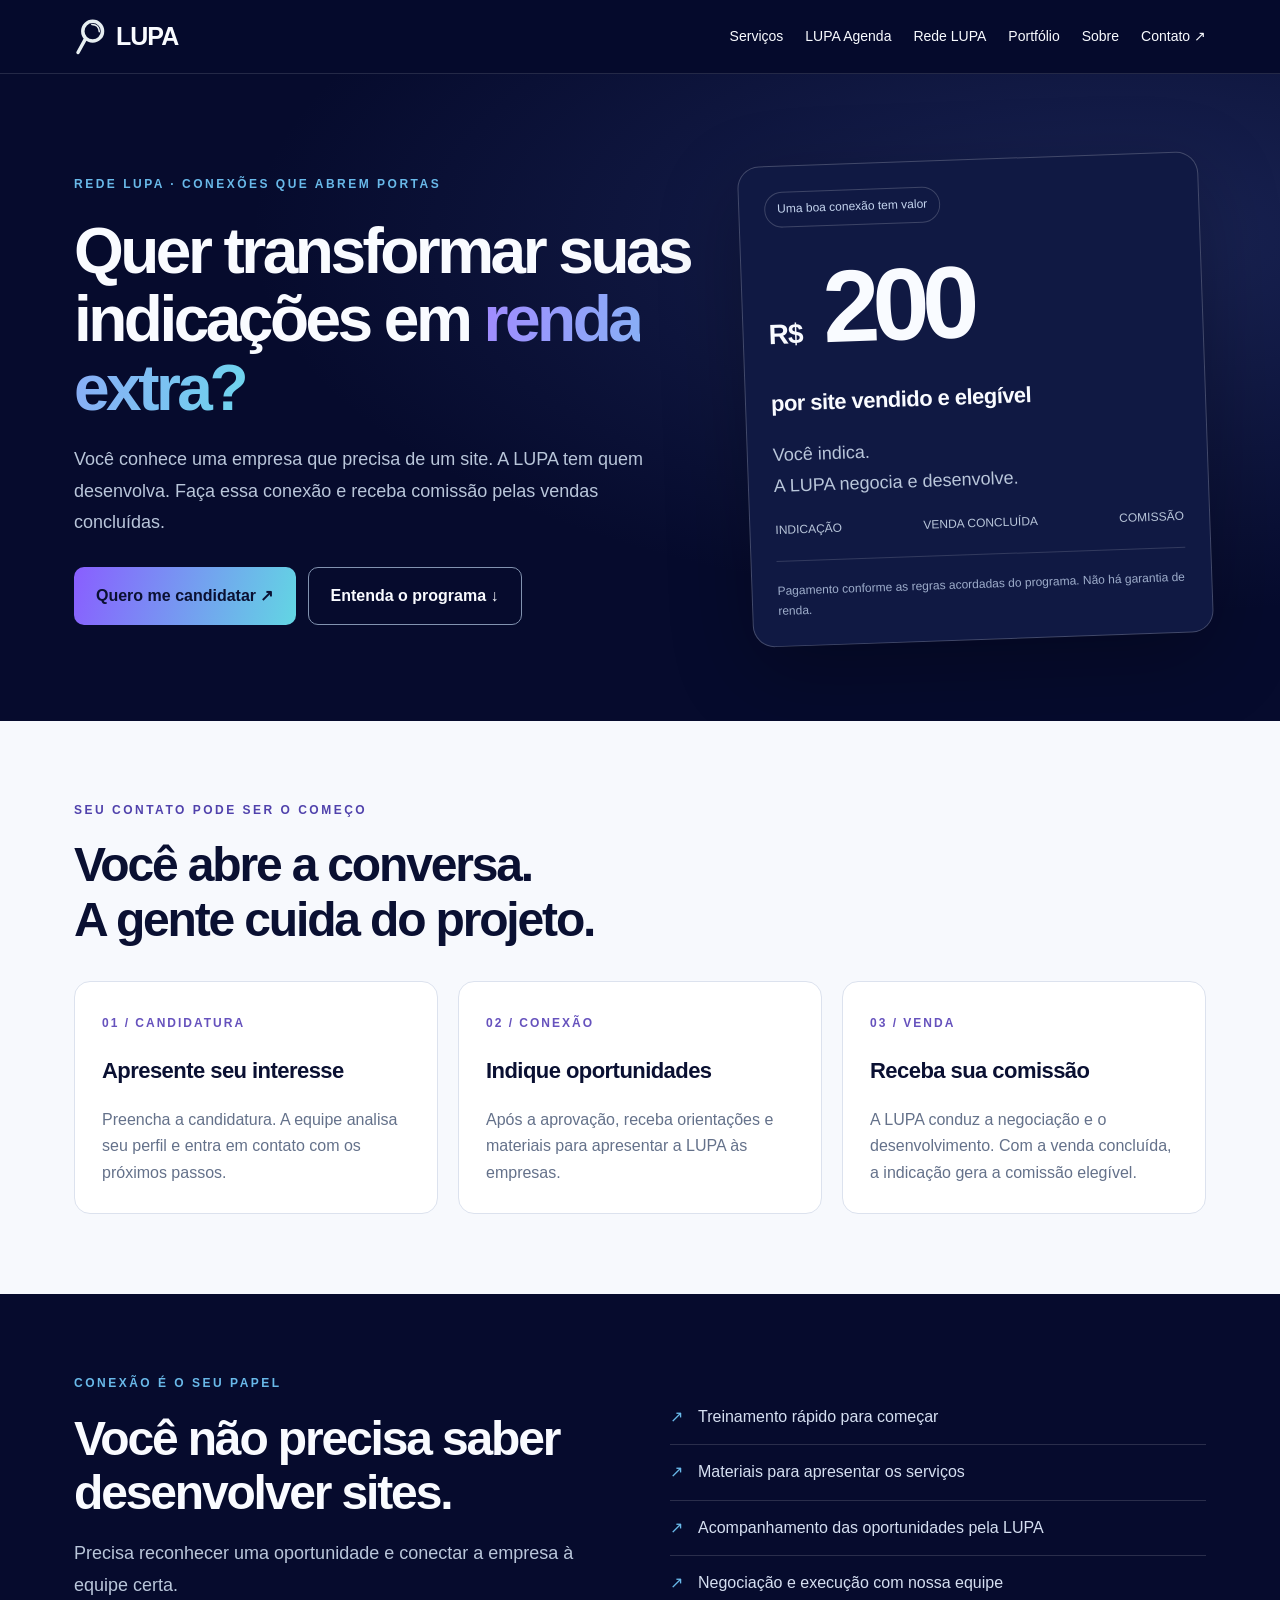
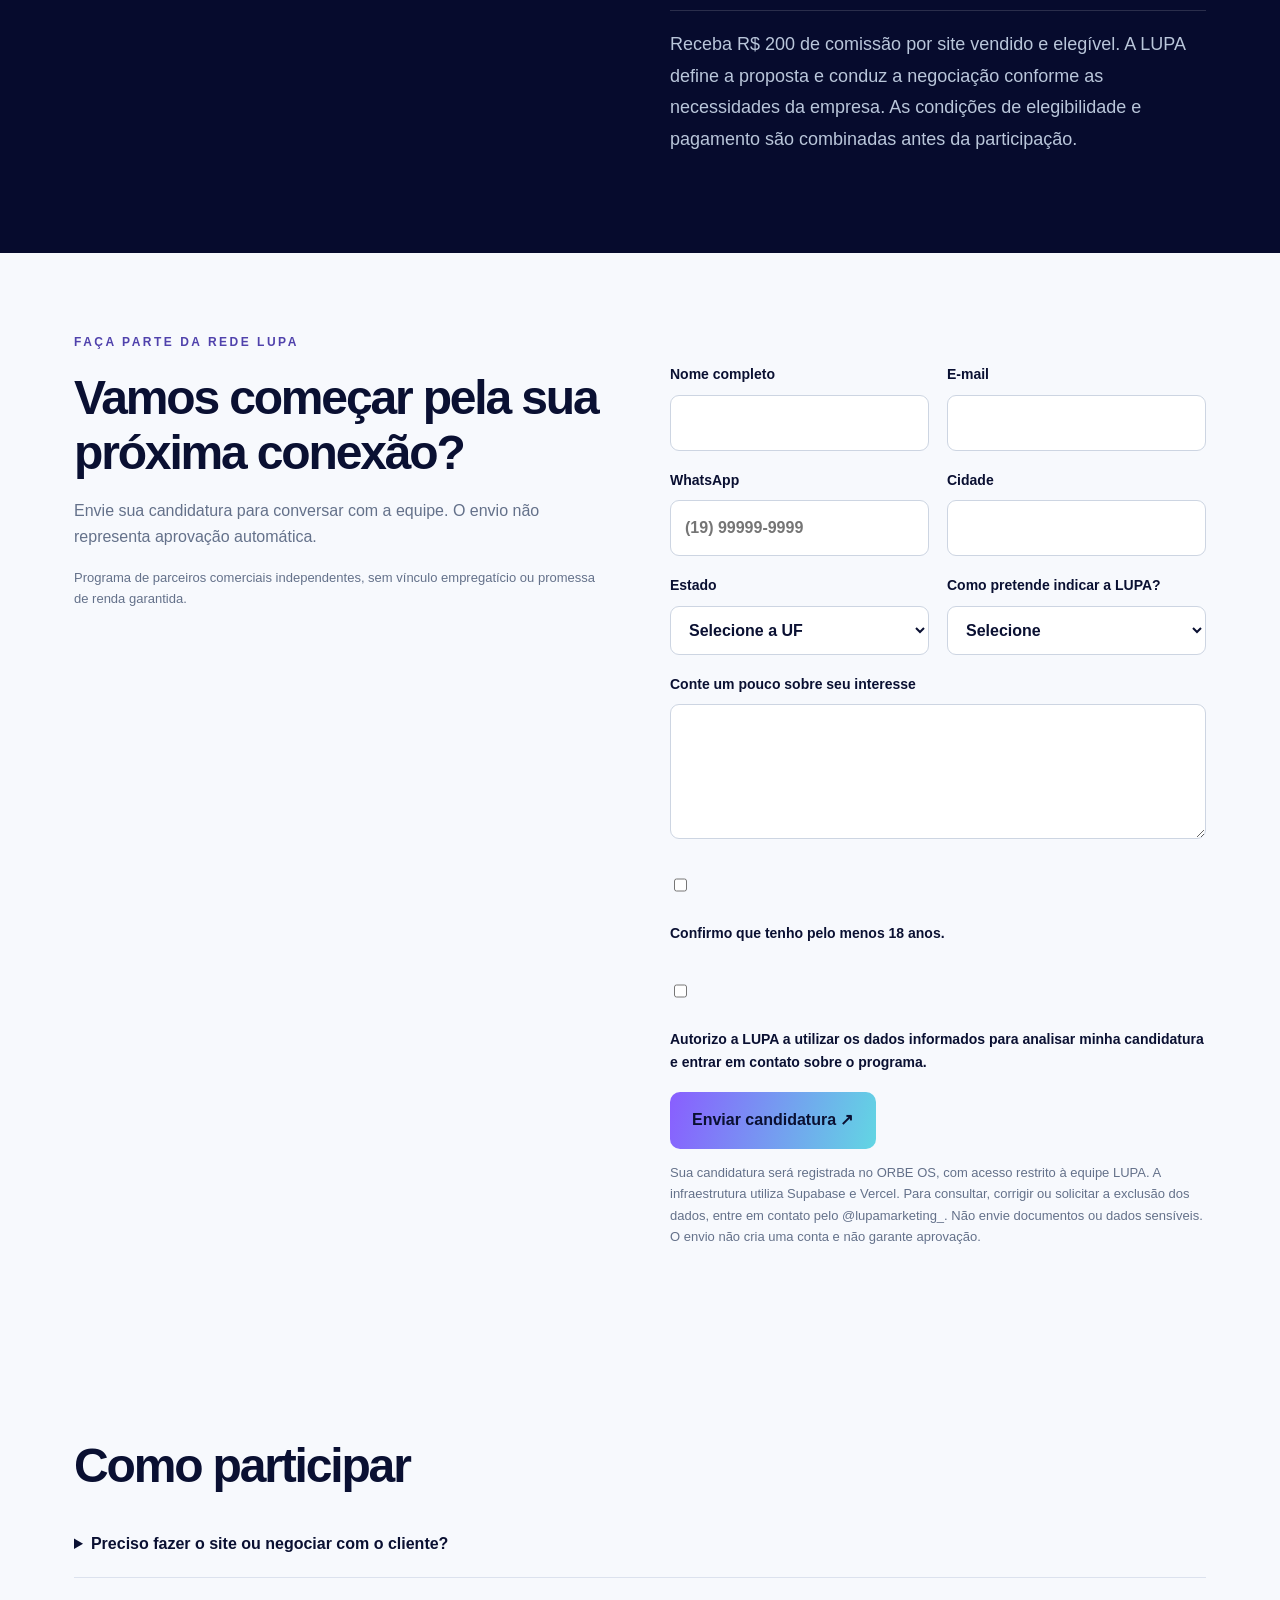
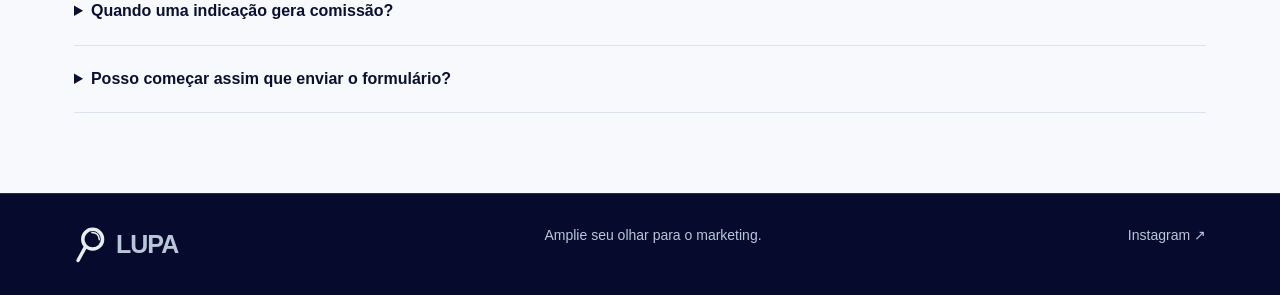
<file: rede-lupa.html>
<!doctype html><html lang="pt-BR"><head><meta charset="utf-8"><meta name="viewport" content="width=device-width,initial-scale=1"><meta name="theme-color" content="#060b2d"><title>Rede LUPA | Transforme indicações em oportunidades</title><meta name="description" content="Conheça a Rede LUPA: comissão de R$ 200 por site vendido e elegível. Candidate-se ao programa de parceiros."><link rel="canonical" href="https://lupamarketingbr-coder.github.io/site-lupa/rede-lupa.html"><link rel="icon" href="assets/simbolo-lupa.svg"><link rel="stylesheet" href="assets/site.css?v=20261113"><script src="assets/site.js?v=20261116-notificacoes" defer></script></head><body><a class="skip" href="#conteudo">Pular para o conteúdo</a><header><nav class="nav" aria-label="Principal"><a class="brand" href="./"><img src="assets/simbolo-lupa.svg" alt="Símbolo LUPA">LUPA</a><div class="navlinks"><a href="./#servicos">Serviços</a><a href="lupa-agenda.html">LUPA Agenda</a><a href="rede-lupa.html">Rede LUPA</a><a href="./#portfolio">Portfólio</a><a href="./#sobre">Sobre</a><a href="./#orcamento">Contato ↗</a></div><details class="mobile-menu"><summary>Menu ☰</summary><div class="mobile-menu-links"><a href="./#servicos">Serviços</a><a href="lupa-agenda.html">LUPA Agenda</a><a href="rede-lupa.html">Rede LUPA</a><a href="./#portfolio">Portfólio</a><a href="./#sobre">Sobre</a><a href="./#orcamento">Contato ↗</a></div></details></nav></header><main id="conteudo"><section class="solution-hero"><div class="wrap"><div><div class="eyebrow">Rede LUPA · Conexões que abrem portas</div><h1>Quer transformar suas indicações em <span class="gradient">renda extra?</span></h1><p class="lead">Você conhece uma empresa que precisa de um site. A LUPA tem quem desenvolva. Faça essa conexão e receba comissão pelas vendas concluídas.</p><div class="actions"><a class="button" href="#candidatura">Quero me candidatar ↗</a><a class="button outline" href="#como-funciona">Entenda o programa ↓</a></div></div><div class="demo"><span class="pill">Uma boa conexão tem valor</span><div class="commission"><small>R$</small> 200</div><h3>por site vendido e elegível</h3><p class="lead">Você indica.<br>A LUPA negocia e desenvolve.</p><div class="demo-top"><span>INDICAÇÃO</span><span>VENDA CONCLUÍDA</span><span>COMISSÃO</span></div><p class="demo-caption">Pagamento conforme as regras acordadas do programa. Não há garantia de renda.</p></div></div></section><section class="section light" id="como-funciona"><div class="wrap"><div class="eyebrow">Seu contato pode ser o começo</div><h2>Você abre a conversa.<br>A gente cuida do projeto.</h2><div class="grid"><article class="feature"><span class="number">01 / CANDIDATURA</span><h3>Apresente seu interesse</h3><p>Preencha a candidatura. A equipe analisa seu perfil e entra em contato com os próximos passos.</p></article><article class="feature"><span class="number">02 / CONEXÃO</span><h3>Indique oportunidades</h3><p>Após a aprovação, receba orientações e materiais para apresentar a LUPA às empresas.</p></article><article class="feature"><span class="number">03 / VENDA</span><h3>Receba sua comissão</h3><p>A LUPA conduz a negociação e o desenvolvimento. Com a venda concluída, a indicação gera a comissão elegível.</p></article></div></div></section><section class="section"><div class="wrap split"><div><div class="eyebrow">Conexão é o seu papel</div><h2>Você não precisa saber desenvolver sites.</h2><p class="lead">Precisa reconhecer uma oportunidade e conectar a empresa à equipe certa.</p></div><div><ul class="ticks"><li>Treinamento rápido para começar</li><li>Materiais para apresentar os serviços</li><li>Acompanhamento das oportunidades pela LUPA</li><li>Negociação e execução com nossa equipe</li></ul><p class="lead">Receba R$ 200 de comissão por site vendido e elegível. A LUPA define a proposta e conduz a negociação conforme as necessidades da empresa. As condições de elegibilidade e pagamento são combinadas antes da participação.</p></div></div></section><section class="section light" id="candidatura"><div class="wrap split"><div><div class="eyebrow">Faça parte da Rede LUPA</div><h2>Vamos começar pela sua próxima conexão?</h2><p class="sub">Envie sua candidatura para conversar com a equipe. O envio não representa aprovação automática.</p><p class="note">Programa de parceiros comerciais independentes, sem vínculo empregatício ou promessa de renda garantida.</p></div><div><form class="formgrid lead-form" action="https://elhqkhmzuvgjicddtcqa.supabase.co/functions/v1/rede-candidatura" method="POST" data-rede-intake="true"><input name="website" type="text" hidden tabindex="-1" autocomplete="off"><label>Nome completo<input name="full_name" required autocomplete="name" minlength="3" maxlength="160"></label><label>E-mail<input name="email" type="email" required autocomplete="email" maxlength="254"></label><label>WhatsApp<input name="whatsapp" type="tel" required autocomplete="tel" minlength="10" maxlength="25" placeholder="(19) 99999-9999"></label><label>Cidade<input name="city" required autocomplete="address-level2" minlength="2" maxlength="120"></label><label>Estado<select name="state" required autocomplete="address-level1"><option value="">Selecione a UF</option><option>AC</option><option>AL</option><option>AP</option><option>AM</option><option>BA</option><option>CE</option><option>DF</option><option>ES</option><option>GO</option><option>MA</option><option>MT</option><option>MS</option><option>MG</option><option>PA</option><option>PB</option><option>PR</option><option>PE</option><option>PI</option><option>RJ</option><option>RN</option><option>RS</option><option>RO</option><option>RR</option><option>SC</option><option>SP</option><option>SE</option><option>TO</option></select></label><label>Como pretende indicar a LUPA?<select name="channel" required><option value="">Selecione</option><option>Contatos profissionais</option><option>Redes sociais</option><option>Comércio local</option><option>Outro</option></select></label><label class="wide">Conte um pouco sobre seu interesse<textarea name="experience" rows="4" required maxlength="1800"></textarea></label><label class="wide" style="display:flex;align-items:flex-start;gap:10px"><input name="adult_confirmed" type="checkbox" required style="width:auto;margin-top:4px">Confirmo que tenho pelo menos 18 anos.</label><label class="wide" style="display:flex;align-items:flex-start;gap:10px"><input name="privacy_accepted" type="checkbox" required style="width:auto;margin-top:4px"><span>Autorizo a LUPA a utilizar os dados informados para analisar minha candidatura e entrar em contato sobre o programa.</span></label><div class="wide"><button class="button" type="submit">Enviar candidatura ↗</button><p class="note">Sua candidatura será registrada no ORBE OS, com acesso restrito à equipe LUPA. A infraestrutura utiliza Supabase e Vercel. Para consultar, corrigir ou solicitar a exclusão dos dados, entre em contato pelo <a href="https://www.instagram.com/lupamarketing_/">@lupamarketing_</a>. Não envie documentos ou dados sensíveis. O envio não cria uma conta e não garante aprovação.</p><div class="notice success" role="status" hidden>Candidatura recebida para análise! A equipe LUPA entrará em contato pelos dados informados.</div><div class="notice error" role="alert" hidden>Não foi possível confirmar o envio. Revise os dados e tente novamente mais tarde ou fale com a LUPA pelo <a href="https://www.instagram.com/lupamarketing_/">Instagram</a>.</div></div></form></div></div></section><section class="section light"><div class="wrap"><h2>Como participar</h2><details class="faq"><summary>Preciso fazer o site ou negociar com o cliente?</summary><p>O desenvolvimento e a negociação ficam com a LUPA. O parceiro apresenta a oportunidade e faz a conexão conforme as orientações do programa.</p></details><details class="faq"><summary>Quando uma indicação gera comissão?</summary><p>A comissão depende da venda concluída e das condições acordadas com a equipe. Só indicar um contato não garante pagamento.</p></details><details class="faq"><summary>Posso começar assim que enviar o formulário?</summary><p>Aguarde a análise da candidatura e as orientações da equipe antes de representar o programa.</p></details></div></section></main><footer><div class="wrap foot"><a class="brand" href="./"><img src="assets/simbolo-lupa.svg" alt="Símbolo LUPA">LUPA</a><span>Amplie seu olhar para o marketing.</span><a href="https://www.instagram.com/lupamarketing_/" target="_blank" rel="noopener noreferrer">Instagram ↗</a></div></footer></body></html>
</file>
<file: assets/site.css>
:root{--navy:#060b2d;--blue:#69b9e9;--purple:#895eff;--ink:#0a1032;--muted:#b9c6da}html{scroll-behavior:smooth}*{box-sizing:border-box}body{margin:0;background:var(--navy);color:#f9fbff;font:16px/1.65 Inter,Arial,sans-serif}a{color:inherit;text-decoration:none}button,input,textarea,select{font:inherit}.wrap{max-width:1180px;margin:auto;padding:0 24px}header{position:sticky;top:0;z-index:20;background:#060b2df2;backdrop-filter:blur(18px);border-bottom:1px solid #ffffff20}.nav{display:flex;align-items:center;justify-content:space-between;gap:24px;padding:16px 24px;max-width:1180px;margin:auto}.brand{display:flex;align-items:center;gap:10px;font-size:25px;font-weight:900;letter-spacing:-1px}.brand img{width:32px;height:40px}.navlinks{display:flex;align-items:center;gap:22px;font-size:14px}.navlinks a:hover{color:var(--blue)}.mobile-menu{display:none}.button{display:inline-flex;align-items:center;justify-content:center;gap:12px;padding:15px 22px;min-height:48px;border:0;border-radius:10px;background:linear-gradient(105deg,#895eff,#62d6e3);color:var(--ink);font-weight:800;cursor:pointer}.button.outline{background:transparent;color:inherit;border:1px solid #8293b0}.button:disabled{opacity:.6;cursor:wait}a,button,input,select,textarea,summary{outline-offset:5px}a:focus-visible,button:focus-visible,summary:focus-visible{outline:3px solid var(--blue)}.eyebrow{text-transform:uppercase;letter-spacing:2.5px;color:var(--blue);font-size:12px;font-weight:800}.gradient{background:linear-gradient(100deg,#a18aff,#6ed5ed);background-clip:text;-webkit-background-clip:text;color:transparent}.solution-hero{position:relative;padding:85px 0 80px;overflow:hidden;background:radial-gradient(ellipse at 88% 25%,#36478c66,transparent 55%)}.solution-hero .wrap{display:grid;grid-template-columns:1.15fr .85fr;align-items:center;gap:48px}h1{font-size:clamp(40px,5vw,68px);line-height:1.07;letter-spacing:-.055em;margin:22px 0}h2{font-size:clamp(30px,4vw,48px);line-height:1.13;letter-spacing:-.045em;margin:18px 0}h3{font-size:22px;line-height:1.25;letter-spacing:-.025em}.lead{color:var(--muted);font-size:18px;line-height:1.75;max-width:620px}.actions{display:flex;gap:12px;flex-wrap:wrap;margin-top:28px}.section{padding:80px 0}.light{background:#f7f9fd;color:var(--ink)}.light .eyebrow{color:#5042ac}.sub{max-width:660px;color:#64718a}.grid{display:grid;grid-template-columns:repeat(3,minmax(0,1fr));gap:20px;margin-top:34px}.feature{padding:27px;border:1px solid #dce2ee;border-radius:16px;background:white}.feature p{color:#64718a;margin-bottom:0}.feature .number{color:#6652bd;font-size:12px;font-weight:800;letter-spacing:2px}.split{display:grid;grid-template-columns:1fr 1fr;gap:60px;align-items:start}.ticks{padding:0;list-style:none}.ticks li{padding:14px 0;border-bottom:1px solid #ffffff25;color:#d5dff1}.ticks li:before{content:'↗';color:var(--blue);margin-right:15px}.demo{background:#101943;border:1px solid #ffffff35;border-radius:22px;padding:25px;box-shadow:0 25px 80px #0004;transform:rotate(-2deg)}.demo-top{display:flex;justify-content:space-between;gap:12px;color:#b9c6da;font-size:12px;border-bottom:1px solid #ffffff25;padding-bottom:20px}.demo-title{font-size:25px;line-height:1.2;font-weight:800;margin:23px 0}.demo-days{display:grid;grid-template-columns:repeat(5,1fr);gap:8px;margin-bottom:20px}.demo-days span{padding:10px 3px;text-align:center;border-radius:8px;background:#ffffff09;font-size:12px}.demo-days span.active{background:#69b9e9;color:#060b2d}.appointment{display:grid;grid-template-columns:45px 1fr;gap:15px;padding:17px 12px;margin-top:10px;border-radius:10px;background:#ffffff08;border-left:3px solid #9c84ff;font-size:13px}.appointment strong{display:block}.appointment small{color:#b9c6da}.demo-caption{color:#9eadcb;font-size:12px;margin:20px 0 0}.commission{font-size:clamp(70px,8vw,108px);letter-spacing:-.07em;font-weight:900;line-height:1.1;margin:25px 0}.commission small{font-size:28px;letter-spacing:-1px}.pill{display:inline-block;border:1px solid #ffffff30;border-radius:100px;padding:7px 12px;font-size:12px;color:#c5d5ef}.formgrid{display:grid;grid-template-columns:1fr 1fr;gap:18px;margin-top:30px}.formgrid label{display:flex;flex-direction:column;gap:8px;font-size:14px;font-weight:700}.formgrid input,.formgrid select,.formgrid textarea{width:100%;padding:14px;background:white;border:1px solid #cdd5e2;border-radius:9px;color:var(--ink);font-size:16px;min-height:48px}.wide{grid-column:1/-1}.note{font-size:13px;color:#64718a}.notice{padding:20px;border-radius:10px;margin-top:20px}.notice.success{background:#dff8ee;color:#0a4c37}.notice.error{background:#ffeaea;color:#8c2222}[hidden]{display:none!important}.faq{border-bottom:1px solid #dce2ee;padding:20px 0}.faq summary{font-weight:800;cursor:pointer}.faq p{color:#64718a;max-width:800px}.solution-banner{display:flex;justify-content:space-between;align-items:center;gap:40px;border-top:1px solid #ffffff25;padding:40px 0}.solution-banner p{color:#b9c6da}footer{padding:30px 0;border-top:1px solid #ffffff22;color:#b9c6da;font-size:14px}.foot{display:flex;justify-content:space-between;gap:20px;flex-wrap:wrap}.skip{position:fixed;top:-100px;left:20px;z-index:100;padding:12px;background:#fff;color:#060b2d}.skip:focus{top:10px}section[id]{scroll-margin-top:90px}
@media(max-width:1000px){.navlinks{gap:14px;font-size:12px}.solution-hero .wrap{gap:28px}.demo{padding:20px} .hero-cover-inner{gap:22px}}
@media(max-width:760px){.nav{padding:12px 18px}.navlinks{display:none}.mobile-menu{display:block;position:relative}.mobile-menu summary{list-style:none;cursor:pointer;border:1px solid #ffffff40;border-radius:9px;padding:10px 14px;min-height:44px}.mobile-menu summary::-webkit-details-marker{display:none}.mobile-menu-links{position:absolute;right:0;top:calc(100% + 10px);width:min(280px,calc(100vw - 36px));background:#111a43;border:1px solid #ffffff30;border-radius:12px;padding:10px;box-shadow:0 20px 50px #0008}.mobile-menu-links a{display:block;padding:13px}.solution-hero{padding:55px 0}.solution-hero .wrap,.split,.grid{grid-template-columns:1fr}.solution-hero .wrap{gap:40px}.demo{transform:none;max-width:480px;width:100%;margin:auto}.grid{gap:14px}.section{padding:55px 0}.formgrid{grid-template-columns:1fr}.solution-banner{align-items:start;flex-direction:column;gap:15px}.wrap{padding:0 20px}.actions .button{flex:1;text-align:center}.hero-cover-symbol{min-width:0}.hero-cover-inner{grid-template-columns:1fr}.hero-cover-halo{max-width:240px;margin:auto}.hero-cover-symbol img{max-height:200px}.hero-cover{min-height:auto}.cards{grid-template-columns:1fr!important}section[id]{scroll-margin-top:80px}}
@media(prefers-reduced-motion:reduce){html{scroll-behavior:auto}*{transition:none!important}}
</file>
